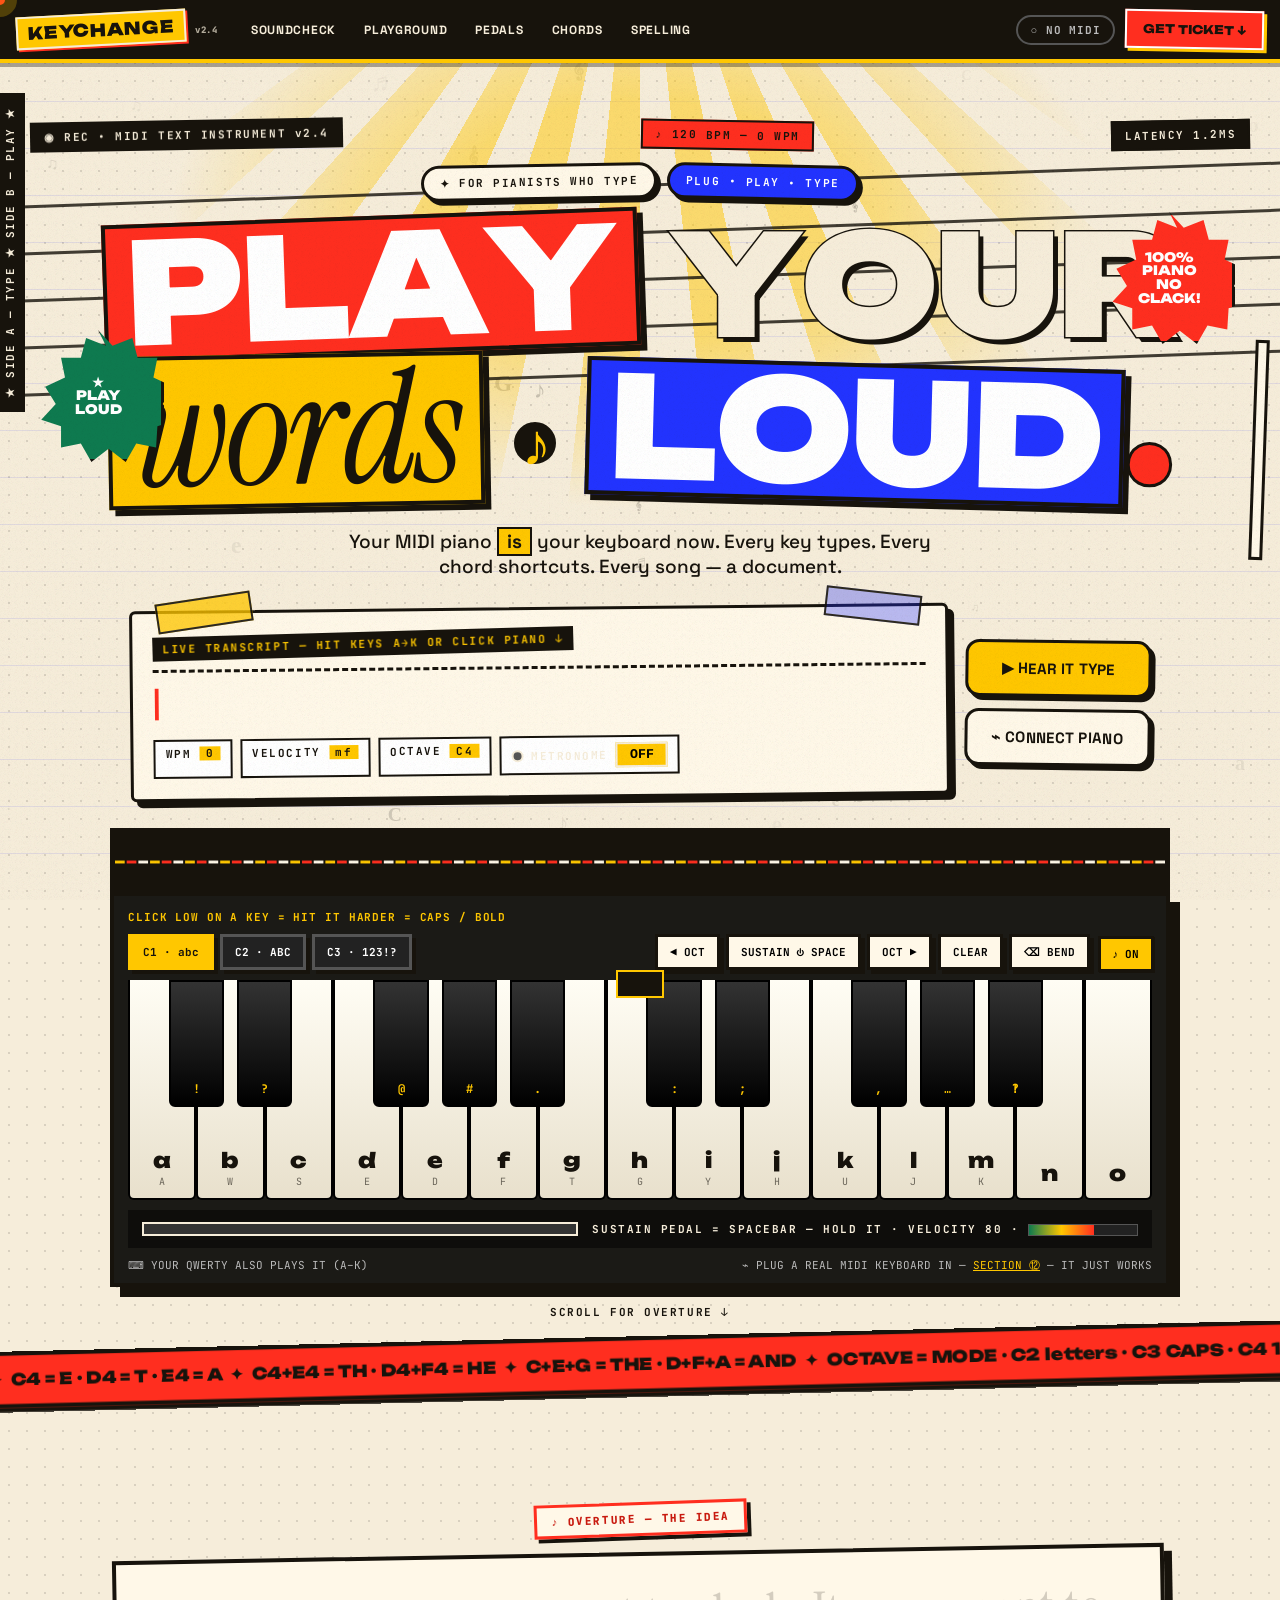
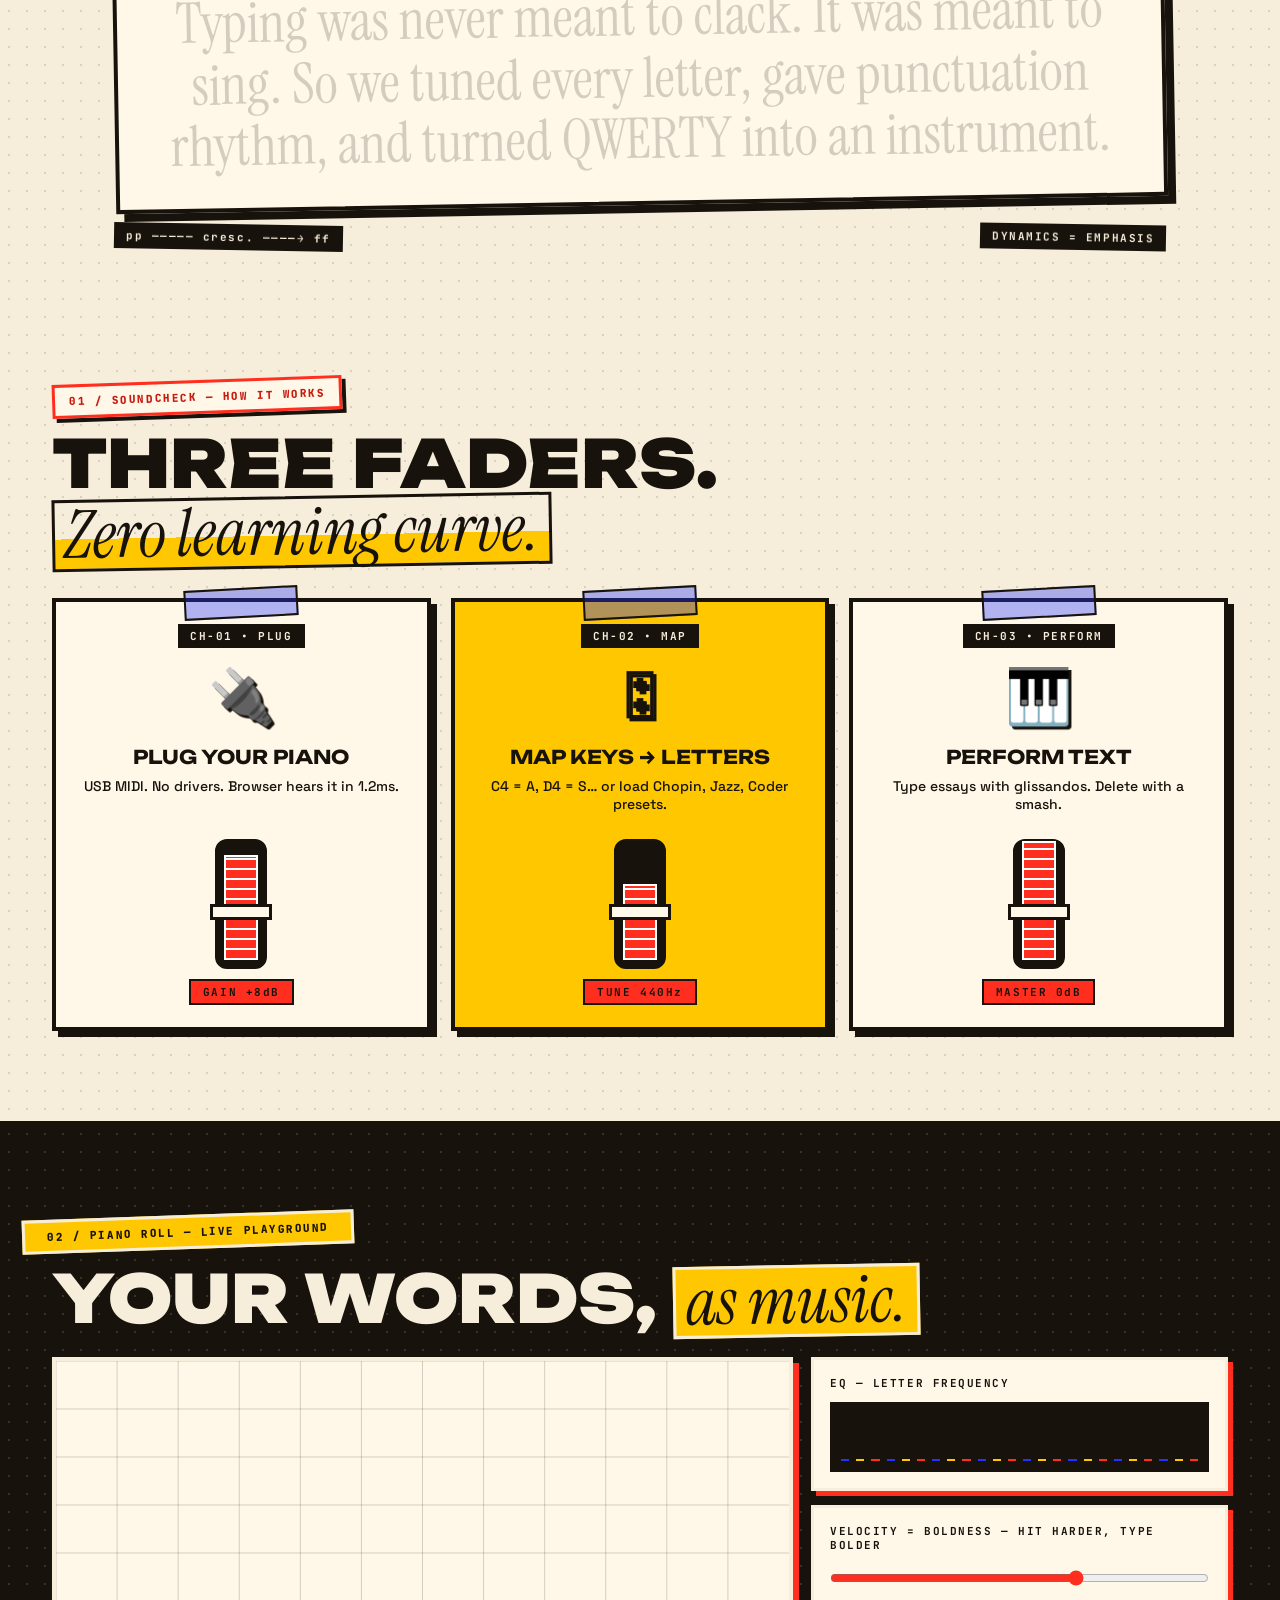
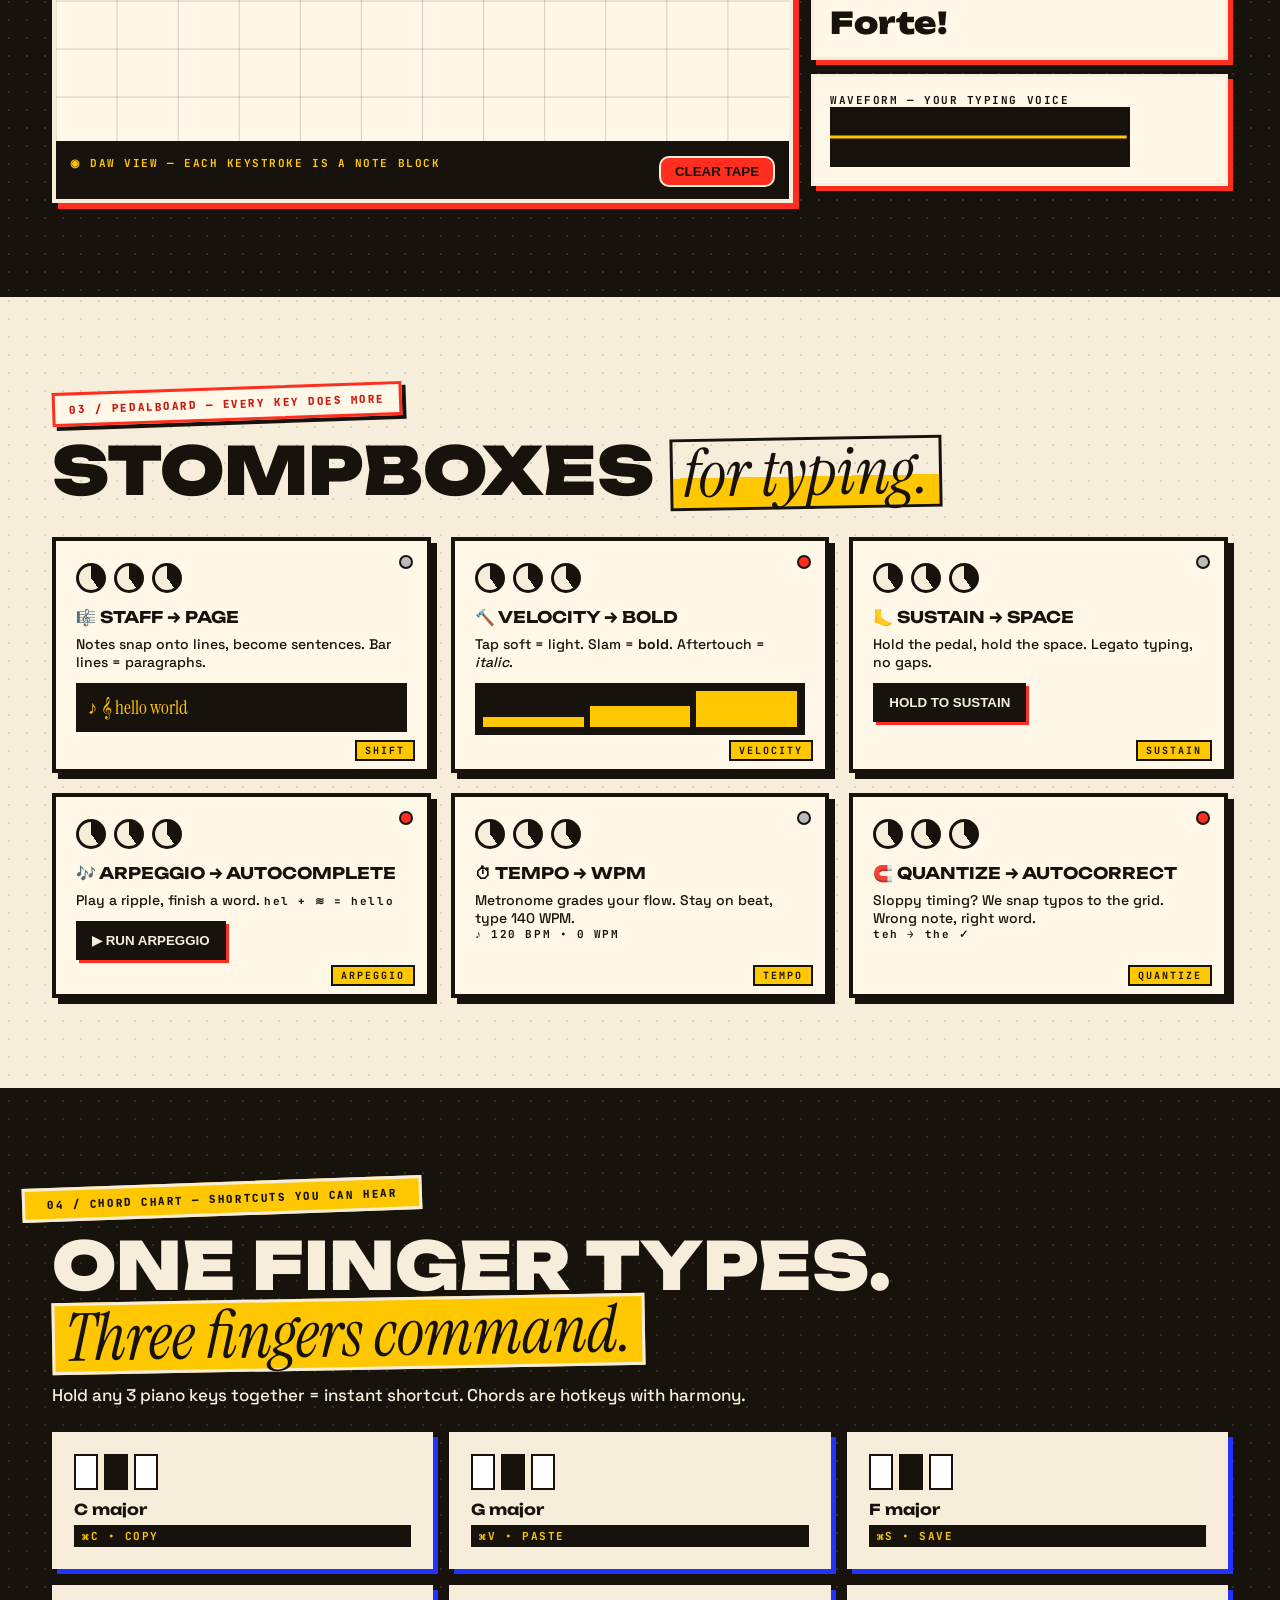
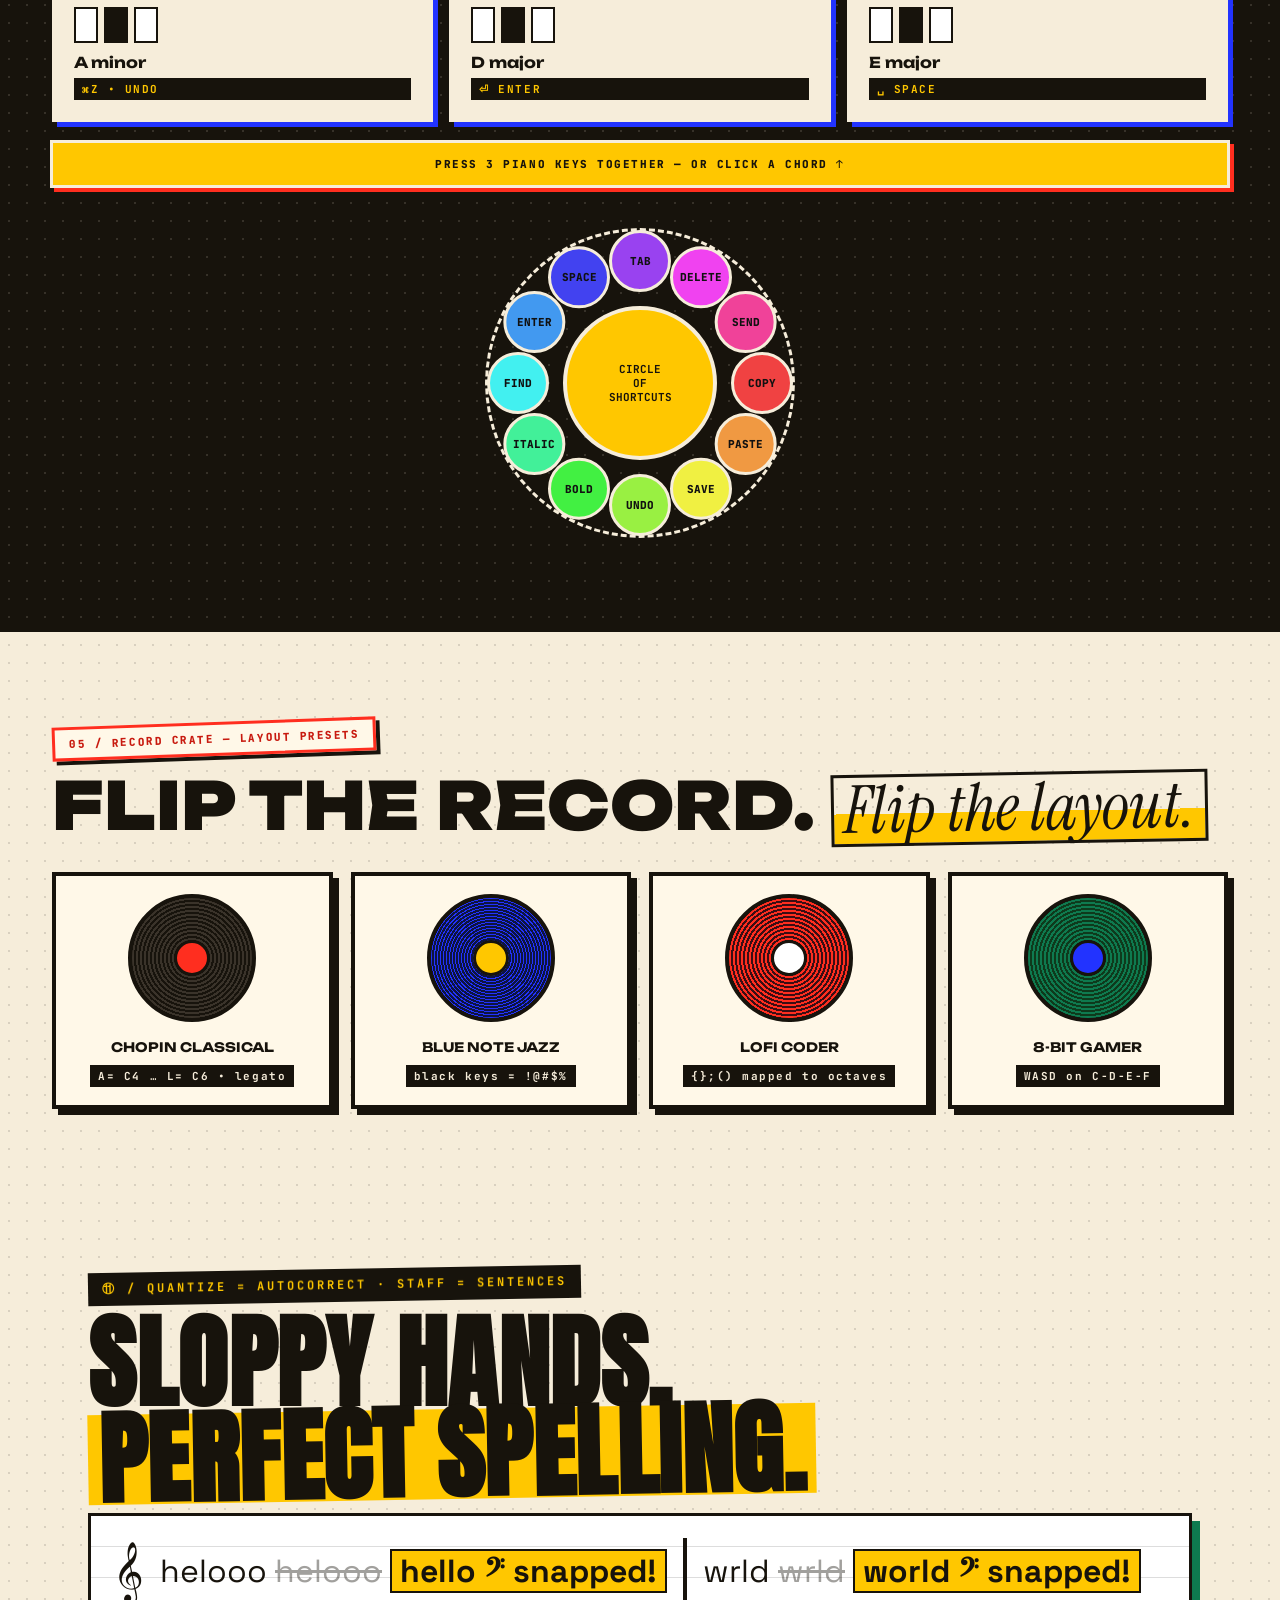
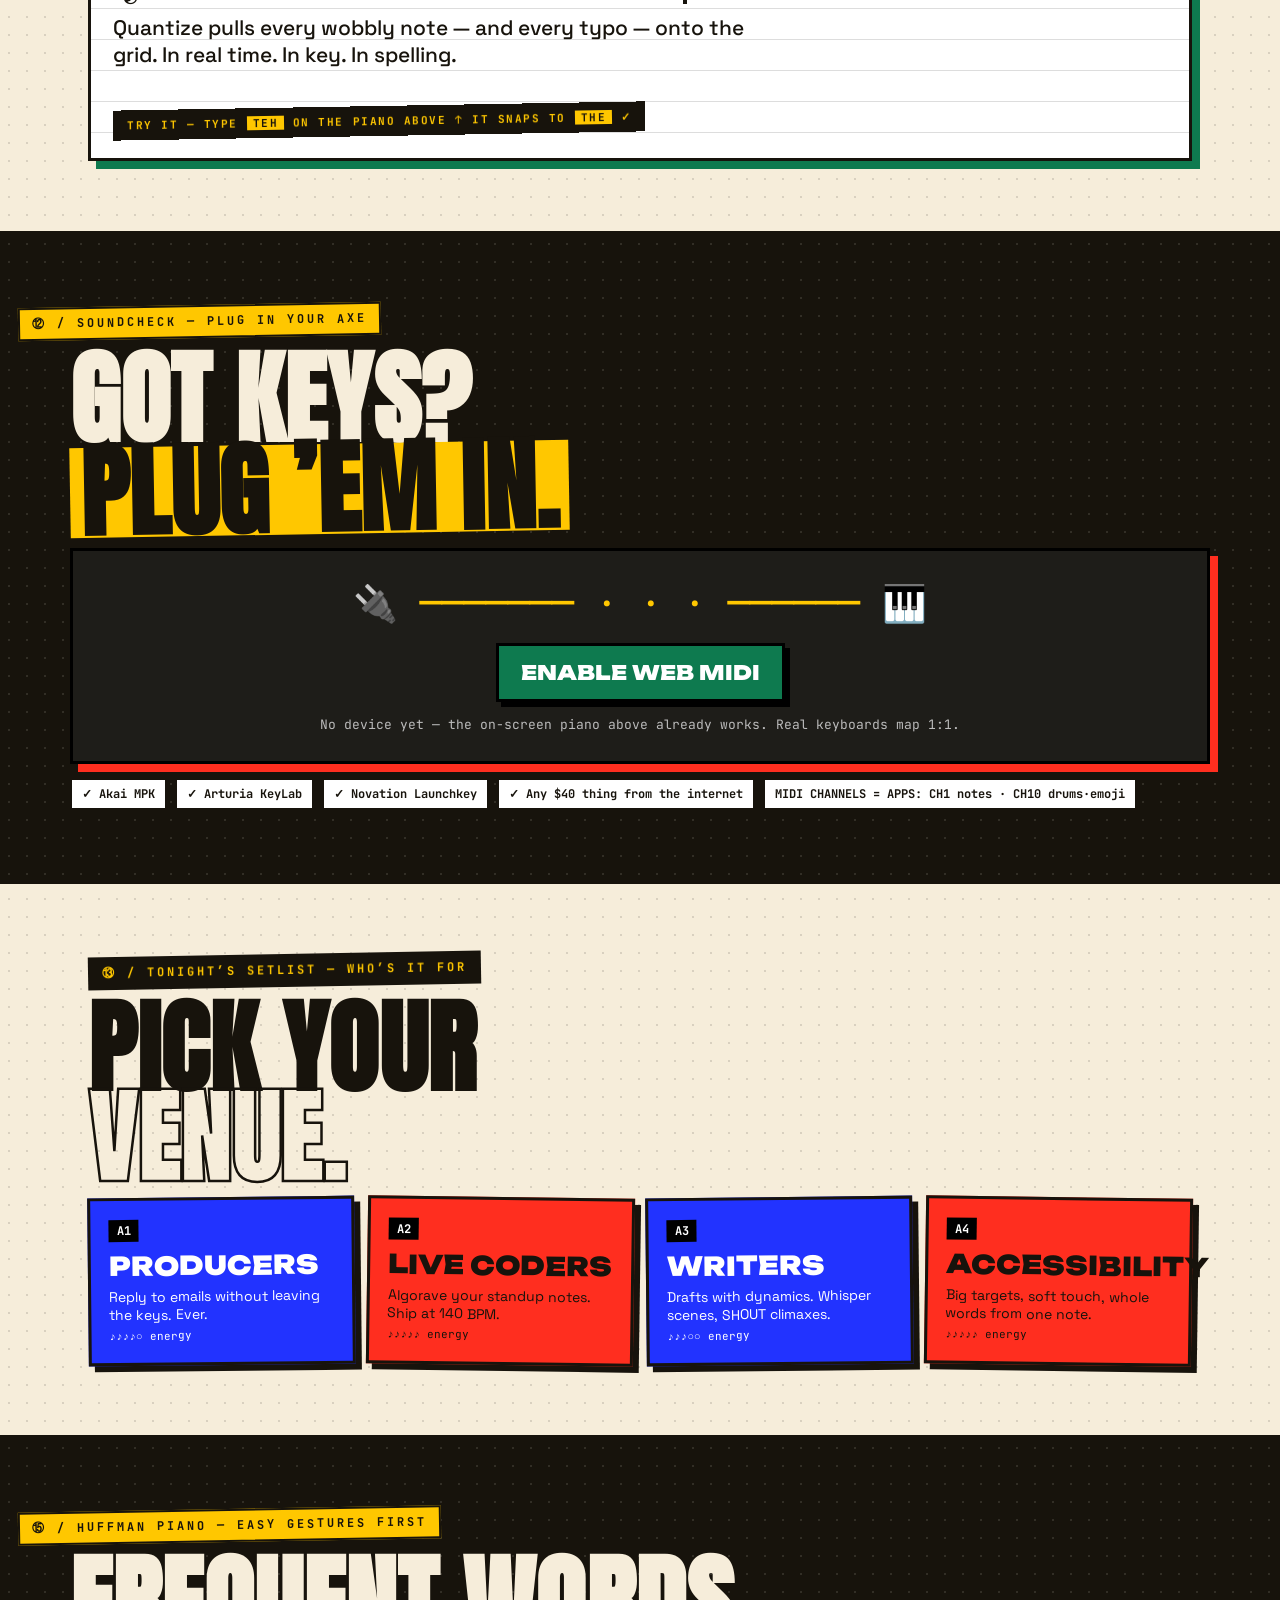
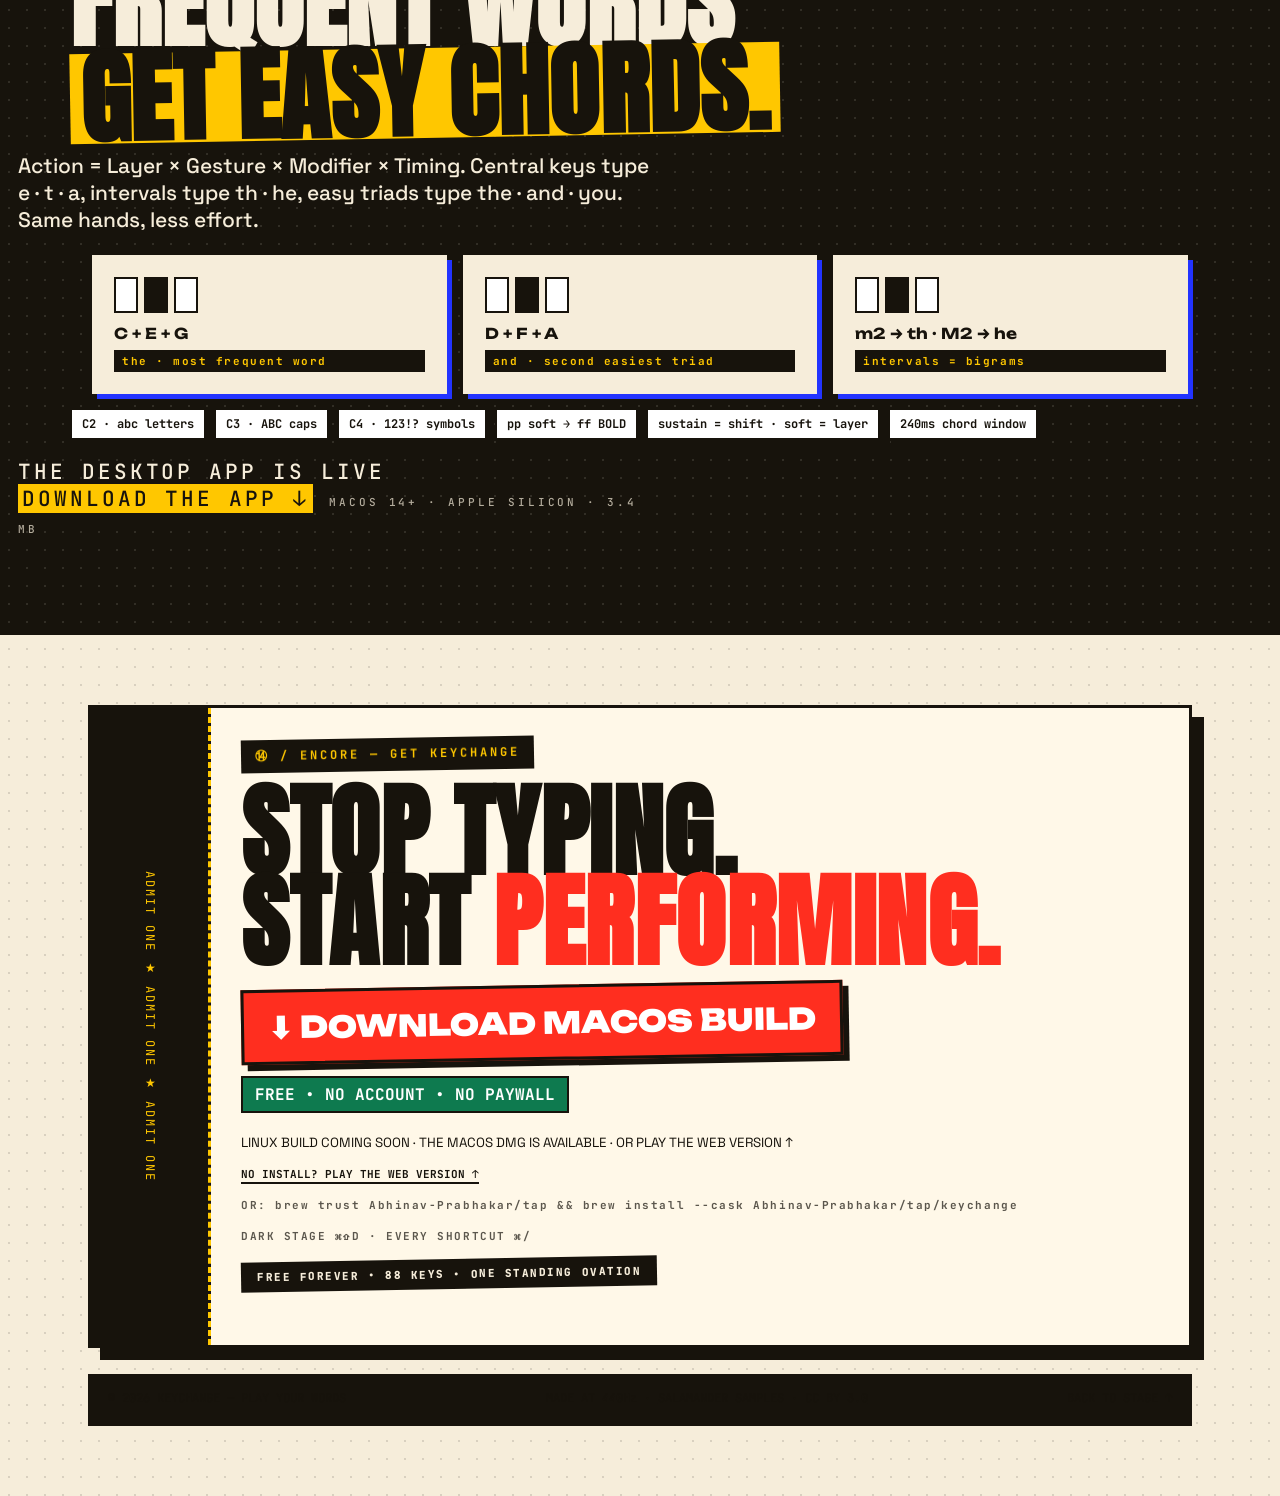
<file: index.html>
<!doctype html>
<html lang="en">
<head>
<meta charset="utf-8">
<meta name="viewport" content="width=device-width,initial-scale=1">
<title>KeyChange — Type With Your Piano</title>
<meta name="description" content="KeyChange turns any MIDI piano into a text instrument. Every key types, velocity sets bold, chords become shortcuts. Free forever. No account. No clack.">
<meta name="keywords" content="MIDI keyboard, piano typing, MIDI text input, alternative keyboard, music notation, velocity typing, KeyChange">
<meta name="author" content="Abhinav Prabhakar">
<meta name="robots" content="index, follow, max-image-preview:large">
<meta name="theme-color" content="#17130c">
<meta name="color-scheme" content="light">
<link rel="canonical" href="https://abhinav-prabhakar.github.io/KeyChange/">

<!-- Open Graph -->
<meta property="og:type" content="website">
<meta property="og:site_name" content="KeyChange">
<meta property="og:url" content="https://abhinav-prabhakar.github.io/KeyChange/">
<meta property="og:title" content="KeyChange — Type With Your Piano">
<meta property="og:description" content="Your MIDI piano is your keyboard now. Every key types. Every chord shortcuts. Every song — a document.">
<meta property="og:image" content="https://abhinav-prabhakar.github.io/KeyChange/assets/og.png">
<meta property="og:image:width" content="1200">
<meta property="og:image:height" content="630">
<meta property="og:image:type" content="image/png">
<meta property="og:image:alt" content="KeyChange — a cream risograph poster with a playable piano and the words PLAY YOUR words LOUD.">
<meta property="og:locale" content="en_US">

<!-- Twitter / X -->
<meta name="twitter:card" content="summary_large_image">
<meta name="twitter:title" content="KeyChange — Type With Your Piano">
<meta name="twitter:description" content="Your MIDI piano is your keyboard now. Every key types. Every chord shortcuts. Every song — a document.">
<meta name="twitter:image" content="https://abhinav-prabhakar.github.io/KeyChange/assets/og.png">
<meta name="twitter:image:alt" content="KeyChange landing page — playable piano, risograph colours, PLAY YOUR words LOUD.">

<!-- Icons & app -->
<link rel="icon" href="favicon.svg" type="image/svg+xml">
<link rel="icon" href="favicon.ico" sizes="any">
<link rel="icon" href="favicon-32.png" sizes="32x32" type="image/png">
<link rel="apple-touch-icon" href="apple-touch-icon.png">
<link rel="manifest" href="site.webmanifest">
<meta name="apple-mobile-web-app-title" content="KeyChange">
<meta name="application-name" content="KeyChange">
<meta name="apple-mobile-web-app-capable" content="yes">
<meta name="apple-mobile-web-app-status-bar-style" content="black-translucent">

<link rel="preconnect" href="https://fonts.googleapis.com">
<link rel="preconnect" href="https://fonts.gstatic.com" crossorigin>
<link href="https://fonts.googleapis.com/css2?family=Unbounded:wght@400;600;800;900&family=Anton&family=Archivo:wght@400;700;900&family=Instrument+Serif:ital@0;1&family=Space+Grotesk:wght@400;500;700&family=JetBrains+Mono:wght@400;700&family=Space+Mono:wght@400;700&display=swap" rel="stylesheet">
<link rel="stylesheet" href="style.css">
<script type="application/ld+json">
{
  "@context": "https://schema.org",
  "@graph": [
    {
      "@type": "WebSite",
      "@id": "https://abhinav-prabhakar.github.io/KeyChange/#website",
      "url": "https://abhinav-prabhakar.github.io/KeyChange/",
      "name": "KeyChange",
      "description": "A MIDI text instrument. Play your words loud.",
      "inLanguage": "en-US"
    },
    {
      "@type": "SoftwareApplication",
      "@id": "https://abhinav-prabhakar.github.io/KeyChange/#app",
      "name": "KeyChange",
      "url": "https://abhinav-prabhakar.github.io/KeyChange/",
      "description": "KeyChange turns any MIDI piano into a keyboard. Every key types a character, velocity controls boldness, chords fire shortcuts, and sustain holds your spaces.",
      "applicationCategory": "MusicApplication",
      "applicationSubCategory": "Text input",
      "operatingSystem": "macOS 14+ (Apple Silicon)",
      "isAccessibleForFree": true,
      "offers": { "@type": "Offer", "price": "0", "priceCurrency": "USD" },
      "screenshot": "https://abhinav-prabhakar.github.io/KeyChange/assets/og.png",
      "featureList": [
        "Type with any MIDI piano",
        "Velocity maps to bold and italic",
        "Three-note chords act as shortcuts",
        "Sustain pedal types spaces",
        "Staff view turns notes into sentences",
        "Quantize snaps typos to the grid"
      ],
      "sameAs": ["https://github.com/Abhinav-Prabhakar/KeyChange"]
    }
  ]
}
</script>
</head>
<body>
<div id="loader">
  <div class="loader-inner">
    <div class="loader-top">KEYCHANGE PRESENTS</div>
    <div class="loader-big"><span id="loaderWord">TUNING…</span></div>
    <div class="loader-bar"><span id="loaderFill"></span></div>
    <div class="loader-sub">A=440Hz · VELOCITY CHECK · PEDAL CHECK</div>
  </div>
</div>
<div class="cursor" id="cursor"></div><div class="cursor-ring" id="cursorRing"></div>
<canvas id="dust" aria-hidden="true"></canvas>
<div class="grain" aria-hidden="true"></div>
<div style="position:fixed;left:10px;top:45%;z-index:40;transform:rotate(-90deg);transform-origin:left center" class="mono hide-m"><span style="background:#17130c;color:#f6edda;padding:6px 12px;border:2px solid #17130c">★ SIDE A — TYPE ★ SIDE B — PLAY ★</span></div>

<header id="topbar">
  <a class="brand" href="#top"><span class="brand-box">KEYCHANGE</span><sup>v2.4</sup></a>
  <nav class="top-nav hide-m" aria-label="Sections"><a href="#how">Soundcheck</a><a href="#play">Playground</a><a href="#pedals">Pedals</a><a href="#chords">Chords</a><a href="#staff">Spelling</a></nav>
  <div class="top-right">
    <span id="midiDot" class="midi-dot">○ NO MIDI</span>
    <a href="#encore" class="btn-ticket">GET TICKET ↓</a>
  </div>
</header>

<main id="top">
<!-- HERO : the instrument IS the hero -->
<section class="hero">
  <div class="stage-light"></div>
  <div class="starburst s1"><span>100%<br>PIANO<br>NO CLACK!</span></div>
  <div class="starburst s2"><span>★<br>PLAY<br>LOUD</span></div>
  <div class="staff-bg" aria-hidden="true"><i></i><i></i><i></i><i></i><i></i></div>
  <div class="hero-top mono"><span>◉ REC • MIDI TEXT INSTRUMENT v2.4</span><span id="bpmTop">♪ 120 BPM — 0 WPM</span><span class="hide-m">LATENCY 1.2MS</span></div>

  <div class="hero-main">
    <div class="hero-eyebrow"><span class="pill">✦ FOR PIANISTS WHO TYPE</span><span class="pill ghost">PLUG • PLAY • TYPE</span></div>
    <h1 class="headline" id="headline">
      <span class="line l1"><em>PLAY</em> <span class="outlined">YOUR</span></span>
      <span class="line l2"><span class="italic serif">words</span> <span class="note-chip">♪</span> <em>LOUD</em><span class="dot">.</span></span>
    </h1>
    <p class="hero-sub">Your MIDI piano <b>is</b> your keyboard now. Every key types. Every chord shortcuts. Every song — a document.</p>

    <div class="hero-console">
      <div class="typed-wrap">
        <div class="typed-label mono">LIVE TRANSCRIPT — HIT KEYS A→K OR CLICK PIANO ↓</div>
        <div class="typed-line"><span id="typedOutput" class="typed-output"><span class="caret-blink">|</span></span></div>
        <div class="hero-meters mono"><span>WPM <b id="wpmVal">0</b></span><span>VELOCITY <b id="velVal">mf</b></span><span>OCTAVE <b id="octVal">C4</b></span><span class="metro"><i id="metroDot"></i> METRONOME <button id="metroBtn">OFF</button></span></div>
      </div>
      <div class="hero-actions"><button class="btn big" id="ctaHear">▶ HEAR IT TYPE</button><button class="btn ghost big" id="ctaConnect">⌁ CONNECT PIANO</button></div>
    </div>
  </div>

  <div class="piano-stage">
    <canvas id="wave"></canvas>
    <div class="piano-wrap kc-piano">
      <div class="piano-fall-hint">CLICK LOW ON A KEY = HIT IT HARDER = CAPS / <b>BOLD</b></div>
      <div class="piano-controls mono">
        <span class="oct-switch">
          <button data-oct="0" class="oct active">C1 · abc</button><button data-oct="1" class="oct">C2 · ABC</button><button data-oct="2" class="oct">C3 · 123!?</button>
        </span>
        <span class="piano-btns"><button id="octDown">◀ OCT</button><button id="susBtn">SUSTAIN ⏻ SPACE</button><button id="octUp">OCT ▶</button><button id="clearBtn">CLEAR</button><button id="backBtn">⌫ BEND</button><button id="soundBtn" class="on">♪ ON</button></span>
      </div>
      <div class="piano" id="piano" role="application" aria-label="Playable piano typer"></div>
      <div class="pedal-bar"><div class="pedal" id="pedalVis"></div><span class="mono">SUSTAIN PEDAL = SPACEBAR — HOLD IT · VELOCITY <b id="velNum2">80</b> · <span class="vel-track"><span id="velFill"></span></span></span></div>
      <div class="piano-foot"><span>⌨ YOUR QWERTY ALSO PLAYS IT (A–K)</span><span class="hide-m">⌁ PLUG A REAL MIDI KEYBOARD IN — <a href="#plug">SECTION ⑫</a> — IT JUST WORKS</span></div>
    </div>
  </div>
  <div class="scroll-hint mono">SCROLL FOR OVERTURE ↓</div>
</section>

<div class="ticker"><div class="ticker-track" id="tickerTrack"></div></div>

<!-- MANIFESTO crescendo text -->
<section class="manifesto reveal"><div class="kicker mono">♪ OVERTURE — THE IDEA</div><h2 id="maniText">Typing was never meant to clack. It was meant to sing. So we tuned every letter, gave punctuation rhythm, and turned QWERTY into an instrument.</h2><div class="mani-meta mono"><span>pp ————— cresc. ————→ ff</span><span>DYNAMICS = EMPHASIS</span></div></section>

<!-- HOW : mixer -->
<section class="panel" id="how"><div class="kicker mono">01 / SOUNDCHECK — HOW IT WORKS</div><h2 class="sec-title">Three faders.<br><span class="serif italic">Zero learning curve.</span></h2>
<div class="mixer">
  <div class="channel reveal"><div class="ch-top mono">CH-01 • PLUG</div><div class="ch-icon">🔌</div><h3>Plug your piano</h3><p>USB MIDI. No drivers. Browser hears it in 1.2ms.</p><div class="fader"><i style="--v:85%"></i></div><div class="mono ch-val">GAIN +8dB</div></div>
  <div class="channel reveal"><div class="ch-top mono">CH-02 • MAP</div><div class="ch-icon">🎛</div><h3>Map keys → letters</h3><p>C4 = A, D4 = S… or load Chopin, Jazz, Coder presets.</p><div class="fader"><i style="--v:62%"></i></div><div class="mono ch-val">TUNE 440Hz</div></div>
  <div class="channel reveal"><div class="ch-top mono">CH-03 • PERFORM</div><div class="ch-icon">🎹</div><h3>Perform text</h3><p>Type essays with glissandos. Delete with a smash.</p><div class="fader"><i style="--v:96%"></i></div><div class="mono ch-val">MASTER 0dB</div></div>
</div></section>

<!-- PLAYGROUND piano roll -->
<section class="panel dark" id="play"><div class="kicker mono">02 / PIANO ROLL — LIVE PLAYGROUND</div><h2 class="sec-title">Your words, <span class="serif italic">as music.</span></h2>
<div class="roll-grid">
  <div class="roll-main"><canvas id="roll"></canvas><div class="roll-overlay mono"><span>◉ DAW VIEW — EACH KEYSTROKE IS A NOTE BLOCK</span><span><button id="clearRoll">CLEAR TAPE</button></span></div></div>
  <aside class="roll-side">
    <div class="vu-card"><div class="mono">EQ — LETTER FREQUENCY</div><div class="eq" id="eq"></div></div>
    <div class="vu-card"><div class="mono">VELOCITY = BOLDNESS — HIT HARDER, TYPE BOLDER</div><input type="range" id="velSlider" aria-label="Velocity (boldness)" min="20" max="127" value="90"><div class="vel-demo" id="velDemo">Forte!</div></div>
    <div class="vu-card"><div class="mono">WAVEFORM — YOUR TYPING VOICE</div><canvas id="wave2" height="60"></canvas></div>
  </aside>
</div></section>

<!-- PEDALS -->
<section class="panel" id="pedals"><div class="kicker mono">03 / PEDALBOARD — EVERY KEY DOES MORE</div><h2 class="sec-title">Stompboxes <span class="serif italic">for typing.</span></h2>
<div class="pedals">
  <div class="pedalbox reveal"><span class="led"></span><div class="knobs"><i></i><i></i><i></i></div><h3>🎼 Staff → Page</h3><p>Notes snap onto lines, become sentences. Bar lines = paragraphs.</p><div class="mini-staff"><i></i><i></i><i></i>♪ 𝄞 hello world</div><span class="foot">SHIFT</span></div>
  <div class="pedalbox reveal"><span class="led on"></span><div class="knobs"><i></i><i></i><i></i></div><h3>🔨 Velocity → Bold</h3><p>Tap soft = light. Slam = <b>bold</b>. Aftertouch = <i>italic</i>.</p><div class="velbars"><i style="--h:30%"></i><i style="--h:60%"></i><i style="--h:100%"></i></div><span class="foot">VELOCITY</span></div>
  <div class="pedalbox reveal"><span class="led"></span><div class="knobs"><i></i><i></i><i></i></div><h3>🦶 Sustain → Space</h3><p>Hold the pedal, hold the space. Legato typing, no gaps.</p><button class="mini-btn" id="susDemo">HOLD TO SUSTAIN</button><span class="foot">SUSTAIN</span></div>
  <div class="pedalbox reveal"><span class="led on"></span><div class="knobs"><i></i><i></i><i></i></div><h3>🎶 Arpeggio → Autocomplete</h3><p>Play a ripple, finish a word. <span class="mono">hel + ≋ = hello</span></p><button class="mini-btn" id="arpDemo">▶ RUN ARPEGGIO</button><span class="foot">ARPEGGIO</span></div>
  <div class="pedalbox reveal"><span class="led"></span><div class="knobs"><i></i><i></i><i></i></div><h3>⏱ Tempo → WPM</h3><p>Metronome grades your flow. Stay on beat, type 140 WPM.</p><div class="mono" id="tempoRead">♪ 120 BPM • 0 WPM</div><span class="foot">TEMPO</span></div>
  <div class="pedalbox reveal"><span class="led on"></span><div class="knobs"><i></i><i></i><i></i></div><h3>🧲 Quantize → Autocorrect</h3><p>Sloppy timing? We snap typos to the grid. Wrong note, right word.</p><div class="mono">teh → the ✓</div><span class="foot">QUANTIZE</span></div>
</div></section>

<!-- CHORDS -->
<section class="panel dark" id="chords"><div class="kicker mono">04 / CHORD CHART — SHORTCUTS YOU CAN HEAR</div><h2 class="sec-title">One finger types.<br><span class="serif italic">Three fingers command.</span></h2>
<p class="lede">Hold any 3 piano keys together = instant shortcut. Chords are hotkeys with harmony.</p>
<div class="chord-grid">
  <button class="chord reveal" data-keys="C,E,G"><span class="chord-notes"><i></i><i></i><i></i></span><b>C major</b><span class="mono">⌘C • COPY</span></button>
  <button class="chord reveal" data-keys="G,B,D"><span class="chord-notes"><i></i><i></i><i></i></span><b>G major</b><span class="mono">⌘V • PASTE</span></button>
  <button class="chord reveal" data-keys="F,A,C"><span class="chord-notes"><i></i><i></i><i></i></span><b>F major</b><span class="mono">⌘S • SAVE</span></button>
  <button class="chord reveal" data-keys="A,C,E"><span class="chord-notes"><i></i><i></i><i></i></span><b>A minor</b><span class="mono">⌘Z • UNDO</span></button>
  <button class="chord reveal" data-keys="D,F#,A"><span class="chord-notes"><i></i><i></i><i></i></span><b>D major</b><span class="mono">⏎ ENTER</span></button>
  <button class="chord reveal" data-keys="E,G#,B"><span class="chord-notes"><i></i><i></i><i></i></span><b>E major</b><span class="mono">␣ SPACE</span></button>
</div>
<div class="toast mono" id="chordToast">PRESS 3 PIANO KEYS TOGETHER — OR CLICK A CHORD ↑</div>
<div class="wheel-wrap reveal"><div class="wheel" id="wheel"></div><div class="wheel-center">CIRCLE<br>OF<br><b>SHORTCUTS</b></div></div>
</section>

<!-- PRESETS vinyl -->
<section class="panel" id="presets"><div class="kicker mono">05 / RECORD CRATE — LAYOUT PRESETS</div><h2 class="sec-title">Flip the record. <span class="serif italic">Flip the layout.</span></h2>
<div class="crate">
  <div class="vinyl reveal"><div class="disc d1"><span></span></div><b>CHOPIN CLASSICAL</b><span class="mono">A= C4 … L= C6 • legato</span></div>
  <div class="vinyl reveal"><div class="disc d2"><span></span></div><b>BLUE NOTE JAZZ</b><span class="mono">black keys = !@#$%</span></div>
  <div class="vinyl reveal"><div class="disc d3"><span></span></div><b>LOFI CODER</b><span class="mono">{};() mapped to octaves</span></div>
  <div class="vinyl reveal"><div class="disc d4"><span></span></div><b>8-BIT GAMER</b><span class="mono">WASD on C-D-E-F</span></div>
</div></section>

<!-- ============ ⑪ / QUANTIZE = AUTOCORRECT · STAFF = SENTENCES ============ -->
<section id="staff" class="kc-section reveal">
  <div class="sec-label">⑪ / QUANTIZE = AUTOCORRECT · STAFF = SENTENCES</div>
  <h2 class="mega sm">SLOPPY HANDS,<br><span class="hl-y">PERFECT SPELLING.</span></h2>
  <div class="staff-demo">
    <div class="staff-row"><span class="clef">𝄞</span><span class="note-word">helooo <s>helooo</s> <b>hello 𝄢 snapped!</b></span><span class="barline"></span><span class="note-word">wrld <s>wrld</s> <b>world 𝄢 snapped!</b></span></div>
    <p class="lede">Quantize pulls every wobbly note — and every typo — onto the grid. In real time. In key. In spelling.</p>
    <div class="staff-try mono">TRY IT — TYPE <b>TEH</b> ON THE PIANO ABOVE ↑ IT SNAPS TO <b>THE</b> ✓</div>
  </div>
</section>

<!-- ============ ⑫ / PLUG IN YOUR AXE ============ -->
<section id="plug" class="kc-section dark reveal">
  <div class="sec-label light">⑫ / SOUNDCHECK — PLUG IN YOUR AXE</div>
  <h2 class="mega sm light">GOT KEYS?<br><span class="hl-y">PLUG ’EM IN.</span></h2>
  <div class="plug-box">
    <div class="cable">🔌 ─────── <span id="cablePulse">· · ·</span> ────── 🎹</div>
    <button id="midiBtn">ENABLE WEB MIDI</button>
    <p id="midiStatus">No device yet — the on-screen piano above already works. Real keyboards map 1:1.</p>
  </div>
  <div class="chip-row"><span class="chip">✓ Akai MPK</span><span class="chip">✓ Arturia KeyLab</span><span class="chip">✓ Novation Launchkey</span><span class="chip">✓ Any $40 thing from the internet</span><span class="chip">MIDI CHANNELS = APPS: CH1 notes · CH10 drums·emoji</span></div>
</section>

<!-- ============ ⑬ / TONIGHT'S SETLIST ============ -->
<section id="setlist" class="kc-section reveal">
  <div class="sec-label">⑬ / TONIGHT’S SETLIST — WHO’S IT FOR</div>
  <h2 class="mega sm">PICK YOUR<br><span class="stroke">VENUE.</span></h2>
  <div class="set-grid">
    <div class="set-card"><b>A1</b><h3>PRODUCERS</h3><p>Reply to emails without leaving the keys. Ever.</p><span>♪♪♪♪○ energy</span></div>
    <div class="set-card"><b>A2</b><h3>LIVE CODERS</h3><p>Algorave your standup notes. Ship at 140 BPM.</p><span>♪♪♪♪♪ energy</span></div>
    <div class="set-card"><b>A3</b><h3>WRITERS</h3><p>Drafts with dynamics. Whisper scenes, SHOUT climaxes.</p><span>♪♪♪○○ energy</span></div>
    <div class="set-card"><b>A4</b><h3>ACCESSIBILITY</h3><p>Big targets, soft touch, whole words from one note.</p><span>♪♪♪♪♪ energy</span></div>
  </div>
</section>

<!-- ============ ⑮ / HUFFMAN PIANO — EASY GESTURES FIRST ============ -->
<section id="huffman" class="kc-section dark reveal">
  <div class="sec-label light">⑮ / HUFFMAN PIANO — EASY GESTURES FIRST</div>
  <h2 class="mega sm light">FREQUENT WORDS<br><span class="hl-y">GET EASY CHORDS.</span></h2>
  <p class="lede">Action = Layer × Gesture × Modifier × Timing. Central keys type e · t · a, intervals type th · he, easy triads type the · and · you. Same hands, less effort.</p>
  <div class="chord-grid">
    <div class="chord reveal"><span class="chord-notes"><i></i><i></i><i></i></span><b>C + E + G</b><span class="mono">the · most frequent word</span></div>
    <div class="chord reveal"><span class="chord-notes"><i></i><i></i><i></i></span><b>D + F + A</b><span class="mono">and · second easiest triad</span></div>
    <div class="chord reveal"><span class="chord-notes"><i></i><i></i><i></i></span><b>m2 → th · M2 → he</b><span class="mono">intervals = bigrams</span></div>
  </div>
  <div class="chip-row"><span class="chip">C2 · abc letters</span><span class="chip">C3 · ABC caps</span><span class="chip">C4 · 123!? symbols</span><span class="chip">pp soft → ff BOLD</span><span class="chip">sustain = shift · soft = layer</span><span class="chip">240ms chord window</span></div>
  <p class="lede mono" style="margin-top:18px">THE DESKTOP APP IS LIVE<br><a class="inline-cta" href="https://github.com/Abhinav-Prabhakar/KeyChange/releases/latest">DOWNLOAD THE APP ↓</a> <span class="fine">MACOS 14+ · APPLE SILICON · 3.4 MB</span></p>
</section>

<!-- ============ ⑭ / ENCORE ============ -->
<section id="encore" class="kc-section reveal">
  <div class="ticket" id="ticket">
    <div class="ticket-stub">ADMIT ONE ★ ADMIT ONE ★ ADMIT ONE</div>
    <div class="ticket-main">
      <div class="sec-label">⑭ / ENCORE — GET KEYCHANGE</div>
      <h2 class="mega sm">STOP TYPING.<br>START <span class="hl-r">PERFORMING.</span></h2>
      <div class="cta-row">
        <a class="btn-big" href="https://github.com/Abhinav-Prabhakar/KeyChange/releases/latest" id="dlBtn" target="_blank" rel="noopener">⬇ DOWNLOAD FOR MACOS</a>
        <span class="free-tag">FREE • NO ACCOUNT • NO PAYWALL</span>
      </div>
      <small id="dlNote">MACOS 14+ · APPLE SILICON · 3.4 MB · NO ACCOUNT · MIDI IN · QWERTY FALLBACK · FREE FOREVER</small>
      <div class="alt-row"><a class="alt-link" id="webLink" href="#top">NO INSTALL? PLAY THE WEB VERSION ↑</a></div>
      <div class="alt-row"><span class="mono fine">OR: brew trust Abhinav-Prabhakar/tap &amp;&amp; brew install --cask Abhinav-Prabhakar/tap/keychange</span></div>
      <div class="alt-row"><span class="mono fine">DARK STAGE ⌘⇧D · EVERY SHORTCUT ⌘/</span></div>
      <div class="mono fin-note" style="margin-top:14px">FREE FOREVER • 88 KEYS • ONE STANDING OVATION</div>
      <div class="confetti" id="confetti"></div>
    </div>
  </div>
  <footer class="kc-footer">
    <span>© 2026 KEYCHANGE — PLAY YOUR WORDS</span>
    <span class="hide-m">MADE AT 440Hz · <a href="https://archive.org/details/SalamanderGrandPianoV3" target="_blank" rel="noopener">SALAMANDER SAMPLES · CC BY 3.0</a></span>
    <a href="#top">BACK TO STAGE ↑</a>
  </footer>
</section>
</main>

<div id="toast"></div>
<div class="pitch-progress" id="pitchProgress"></div>
<script src="app.js"></script>
</body>
</html>
</file>
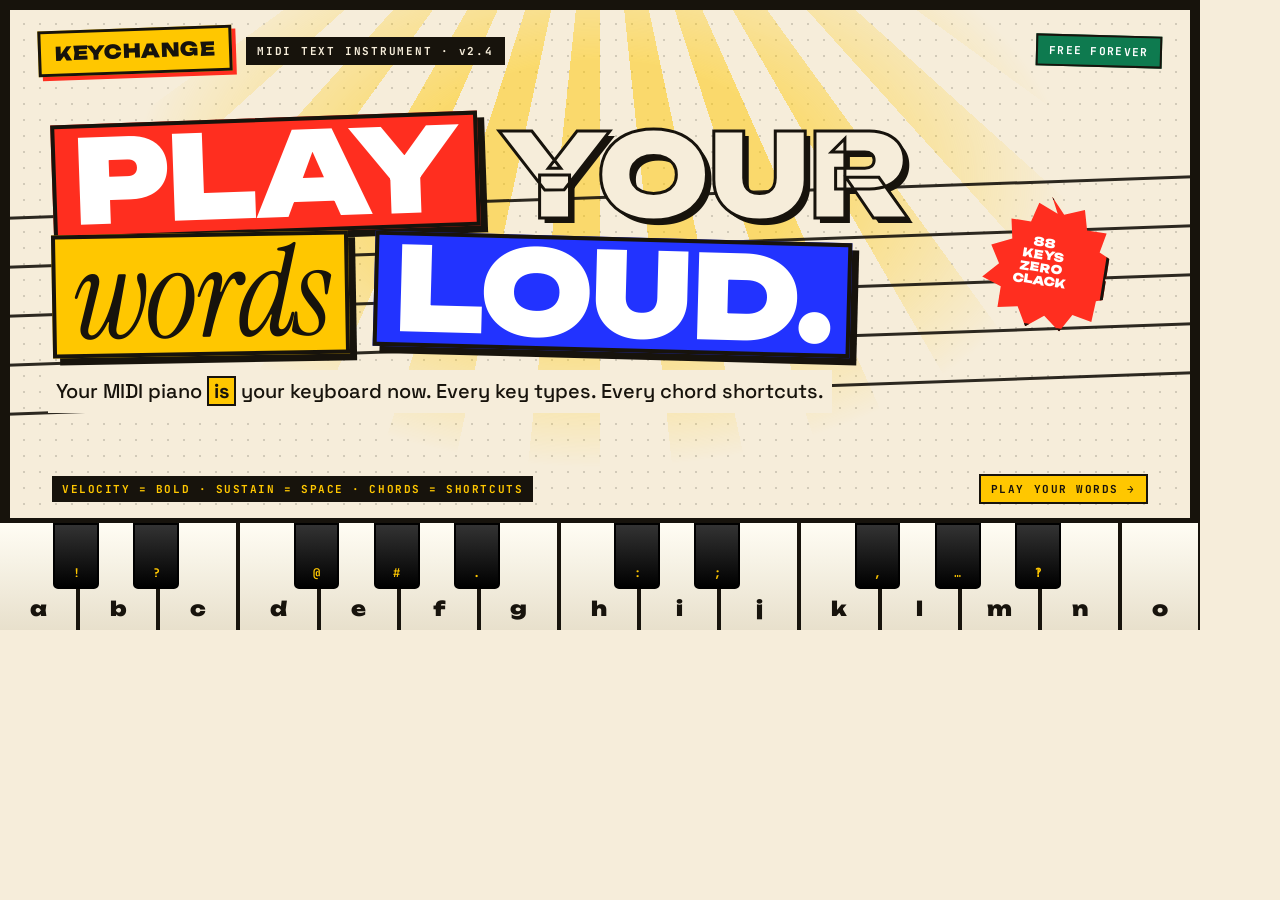
<file: assets/og-card.html>
<!doctype html>
<html lang="en">
<head>
<meta charset="utf-8">
<title>KeyChange — Open Graph card</title>
<link rel="preconnect" href="https://fonts.googleapis.com">
<link rel="preconnect" href="https://fonts.gstatic.com" crossorigin>
<link href="https://fonts.googleapis.com/css2?family=Unbounded:wght@800;900&family=Instrument+Serif:ital@0;1&family=JetBrains+Mono:wght@700&family=Space+Grotesk:wght@500;700&display=swap" rel="stylesheet">
<style>
  *{margin:0;padding:0;box-sizing:border-box}
  :root{--paper:#f6edda;--card:#fff8e8;--ink:#17130c;--red:#ff2e1f;--blue:#2233ff;--yellow:#ffc700;--green:#0e7a4f}
  html,body{width:1200px;height:630px;overflow:hidden}
  body{background:var(--paper);color:var(--ink);font-family:"Space Grotesk",sans-serif;cursor:none}
  .card{position:relative;width:1200px;height:630px;overflow:hidden;
    background-image:radial-gradient(rgba(23,19,12,.16) 1.2px,transparent 1.4px);background-size:16px 16px}
  .card::after{content:"";position:absolute;inset:0;pointer-events:none;border:10px solid var(--ink)}
  .staff{position:absolute;left:-3%;right:-3%;top:150px;transform:rotate(-2deg);opacity:.9}
  .staff i{display:block;height:3px;background:var(--ink);margin:46px 0}
  .rays{position:absolute;top:-220px;left:50%;transform:translateX(-50%);width:1300px;height:800px;opacity:.5;
    background:repeating-conic-gradient(from 0deg at 50% 0%,var(--yellow) 0 6deg,transparent 6deg 12deg);
    -webkit-mask-image:radial-gradient(closest-side,#000 30%,transparent 72%);
    mask-image:radial-gradient(closest-side,#000 30%,transparent 72%)}
  .top{position:absolute;top:28px;left:38px;right:38px;display:flex;align-items:center;gap:14px;z-index:3}
  .brand{font-family:Unbounded;font-weight:900;font-size:19px;letter-spacing:.03em;background:var(--yellow);border:3px solid var(--ink);box-shadow:4px 4px 0 var(--red);padding:8px 14px;transform:rotate(-2deg)}
  .tag{font-family:"JetBrains Mono";font-size:11px;font-weight:700;letter-spacing:.16em;background:var(--ink);color:var(--paper);padding:7px 11px}
  .free{margin-left:auto;font-family:"JetBrains Mono";font-size:11px;font-weight:700;letter-spacing:.12em;background:var(--green);color:#fff;border:2px solid var(--ink);padding:7px 11px;transform:rotate(1.5deg)}
  .mid{position:absolute;left:52px;top:118px;z-index:3}
  h1{font-family:Unbounded;font-weight:900;font-size:116px;line-height:.92;letter-spacing:-.02em;text-transform:uppercase}
  h1 .line{display:block;white-space:nowrap}
  h1 em{font-style:normal;display:inline-block;background:var(--red);color:#fff;border:4px solid var(--ink);box-shadow:7px 7px 0 var(--ink);padding:0 16px;transform:rotate(-2deg)}
  h1 .out{color:var(--paper);-webkit-text-stroke:3px var(--ink);text-shadow:5px 5px 0 var(--ink)}
  h1 .serif{font-family:"Instrument Serif";font-style:italic;font-weight:400;text-transform:none;background:var(--yellow);border:4px solid var(--ink);box-shadow:7px 7px 0 var(--ink);padding:0 16px;display:inline-block;font-size:1.08em;transform:rotate(-1deg)}
  h1 .blue{background:var(--blue);transform:rotate(1.5deg)}
  .sub{margin-top:22px;margin-left:4px;font-size:20px;font-weight:500;max-width:820px;line-height:1.35;background:var(--paper);box-shadow:0 0 0 8px var(--paper);display:inline-block;position:relative;z-index:4}
  .sub b{background:var(--yellow);border:2px solid var(--ink);padding:0 5px}
  .star{position:absolute;right:92px;top:196px;width:132px;height:132px;background:var(--red);border:3px solid var(--ink);color:#fff;display:flex;align-items:center;justify-content:center;text-align:center;padding:20px;transform:rotate(9deg);z-index:4;
    clip-path:polygon(50% 0%,61% 12%,76% 6%,80% 21%,95% 21%,92% 36%,107% 43%,99% 56%,110% 68%,95% 73%,94% 89%,79% 86%,71% 100%,58% 90%,45% 100%,37% 86%,22% 89%,22% 73%,7% 68%,18% 56%,10% 43%,25% 36%,22% 21%,37% 21%,41% 6%,56% 12%);}
  .star span{font-family:Unbounded;font-weight:900;font-size:12px;line-height:1.05}
  .keys{position:absolute;left:0;right:0;bottom:0;height:112px;display:flex;background:#1b1a16;border-top:5px solid var(--ink);z-index:2;padding:0 0}
  .key{flex:1;background:linear-gradient(#fffdf4,#e8e0cc);border-left:2px solid var(--ink);border-right:2px solid var(--ink);border-bottom:none;position:relative;display:flex;align-items:flex-end;justify-content:center;padding-bottom:9px;font-family:Unbounded;font-weight:900;font-size:20px;color:var(--ink)}
  .key:first-child{border-left:none}
  .key .b{position:absolute;top:0;right:-30%;width:60%;height:62%;background:linear-gradient(#333,#000);border:2px solid #000;border-radius:0 0 5px 5px;z-index:2;color:var(--yellow);font-family:"JetBrains Mono";font-weight:700;font-size:12px;display:flex;align-items:flex-end;justify-content:center;padding-bottom:6px}
  .keys{overflow:hidden}
  .key:last-child .b{display:none}
  .foot{position:absolute;bottom:126px;left:52px;right:52px;display:flex;justify-content:space-between;align-items:center;font-family:"JetBrains Mono";font-size:11px;font-weight:700;letter-spacing:.14em;z-index:3}
  .foot span{background:var(--ink);color:var(--yellow);padding:6px 10px}
  .foot span:last-child{background:var(--yellow);color:var(--ink);border:2px solid var(--ink)}
</style>
</head>
<body>
<div class="card">
  <div class="rays"></div>
  <div class="staff"><i></i><i></i><i></i><i></i><i></i></div>

  <div class="top">
    <span class="brand">KEYCHANGE</span>
    <span class="tag">MIDI TEXT INSTRUMENT · v2.4</span>
    <span class="free">FREE FOREVER</span>
  </div>

  <div class="mid">
    <h1>
      <span class="line"><em>PLAY</em> <span class="out">YOUR</span></span>
      <span class="line"><span class="serif">words</span> <em class="blue">LOUD.</em></span>
    </h1>
    <p class="sub">Your MIDI piano <b>is</b> your keyboard now. Every key types. Every chord shortcuts.</p>
  </div>

  <div class="star"><span>88<br>KEYS<br>ZERO<br>CLACK</span></div>

  <div class="foot">
    <span>VELOCITY = BOLD · SUSTAIN = SPACE · CHORDS = SHORTCUTS</span>
    <span>PLAY YOUR WORDS →</span>
  </div>

  <div class="keys" aria-hidden="true">
    <div class="key"><span class="b">!</span>a</div>
    <div class="key"><span class="b">?</span>b</div>
    <div class="key">c</div>
    <div class="key"><span class="b">@</span>d</div>
    <div class="key"><span class="b">#</span>e</div>
    <div class="key"><span class="b">.</span>f</div>
    <div class="key">g</div>
    <div class="key"><span class="b">:</span>h</div>
    <div class="key"><span class="b">;</span>i</div>
    <div class="key">j</div>
    <div class="key"><span class="b">,</span>k</div>
    <div class="key"><span class="b">…</span>l</div>
    <div class="key"><span class="b">‽</span>m</div>
    <div class="key">n</div>
    <div class="key">o</div>
  </div>
</div>
</body>
</html>
</file>
<file: style.css>
/* KEYCHANGE v2 — RISOGRAPH GIG-ZINE on cream paper. Loud, inky, tactile. */
*{margin:0;padding:0;box-sizing:border-box}
:root{
  --paper:#f6edda; --paper2:#eee0bf; --card:#fff8e8;
  --ink:#17130c; --red:#ff2e1f; --red-deep:#c81a0f; --blue:#2233ff; --yellow:#ffc700; --green:#0e7a4f;
  --line:var(--ink);
  --shadow:6px 6px 0 var(--ink);
  --shadow-sm:4px 4px 0 var(--ink);
}
html{scroll-behavior:smooth}
body{background:var(--paper);color:var(--ink);font-family:"Space Grotesk",system-ui,sans-serif;overflow-x:hidden;cursor:none;
  background-image:radial-gradient(rgba(23,19,12,.13) 1.2px, transparent 1.4px);background-size:18px 18px;}
body::before{content:"";position:fixed;inset:0;pointer-events:none;z-index:0;
  background:repeating-linear-gradient(0deg,transparent 0 46px,rgba(34,51,255,.10) 46px 47px);}
.mono{font-family:"JetBrains Mono",monospace;font-size:11px;letter-spacing:.14em;font-weight:700}
.serif{font-family:"Instrument Serif",serif}.italic{font-style:italic}
a{color:inherit}
#dust{position:fixed;inset:0;z-index:1;pointer-events:none;opacity:.55}
.grain{position:fixed;inset:0;z-index:60;pointer-events:none;opacity:.16;mix-blend-mode:multiply;
  background-image:url("data:image/svg+xml,%3Csvg xmlns='http://www.w3.org/2000/svg' width='160' height='160'%3E%3Cfilter id='n'%3E%3CfeTurbulence baseFrequency='.85'/%3E%3C/filter%3E%3Crect width='160' height='160' filter='url(%23n)' opacity='.55'/%3E%3C/svg%3E")}
.cursor{position:fixed;width:14px;height:14px;background:var(--red);border:2px solid var(--ink);border-radius:50%;z-index:99;pointer-events:none;transform:translate(-50%,-50%)}
.cursor-ring{position:fixed;width:38px;height:38px;border:2.5px solid var(--ink);border-radius:50%;z-index:99;pointer-events:none;transform:translate(-50%,-50%);background:rgba(255,199,0,.25)}
#loader{position:fixed;inset:0;background:var(--ink);color:var(--paper);z-index:200;display:flex;align-items:center;justify-content:center;transition:opacity .5s,visibility .5s}
#loader.done{opacity:0;visibility:hidden}
.loader-inner{text-align:center;width:min(560px,90vw)}
.loader-top{font-family:"JetBrains Mono",monospace;font-size:12px;letter-spacing:4px;color:var(--yellow);font-weight:700}
.loader-big{font-family:Anton,Unbounded,sans-serif;font-size:clamp(60px,12vw,130px);line-height:.95;margin:10px 0;text-transform:uppercase;white-space:nowrap;display:flex;align-items:center;justify-content:center}
.loader-big span{display:block;transform-origin:center center;will-change:transform}
.loader-bar{height:14px;border:2px solid var(--paper);margin:18px 0}
.loader-bar span{display:block;height:100%;width:0;background:var(--yellow)}
.loader-sub{font-family:"JetBrains Mono",monospace;font-size:11px;letter-spacing:2px;opacity:.7}
/* NAVBAR — ink gig-bar for KeyChange */
#topbar{position:fixed;top:0;left:0;right:0;z-index:80;display:flex;align-items:center;gap:14px;padding:10px 16px;background:var(--ink);color:var(--paper);border-bottom:4px solid var(--yellow);box-shadow:0 4px 0 rgba(23,19,12,.35)}
.brand{font-family:Unbounded;font-weight:900;font-size:17px;letter-spacing:.04em;display:flex;align-items:center;gap:9px;text-decoration:none;color:var(--paper);white-space:nowrap}
.brand-box{background:var(--yellow);color:var(--ink);padding:4px 10px;transform:rotate(-3deg);border:2px solid var(--paper);box-shadow:2px 2px 0 var(--red)}
.brand sup{font-family:"JetBrains Mono";font-size:9px;opacity:.7}
@media(max-width:560px){.brand{font-size:14px;gap:7px}.brand-box{padding:3px 7px}.brand sup{display:none}}
.top-nav{display:flex;gap:2px;margin-left:6px}
.top-nav a{text-decoration:none;font-size:12px;font-weight:700;padding:7px 11px;text-transform:uppercase;letter-spacing:.06em;color:var(--paper);border:2px solid transparent;border-radius:99px}
.top-nav a:hover{background:var(--yellow);color:var(--ink);border-color:var(--yellow)}
.top-right{margin-left:auto;display:flex;align-items:center;gap:10px}
.midi-dot{font-family:"JetBrains Mono";font-size:11px;font-weight:700;letter-spacing:.08em;border:2px solid #555;color:#bbb;padding:6px 12px;border-radius:99px;white-space:nowrap}
.midi-dot.live{color:var(--green);border-color:var(--green)}
.btn-ticket{background:var(--red);color:var(--ink);font-family:Unbounded;font-weight:800;font-size:12px;padding:10px 16px;text-decoration:none;border:2px solid #fff;box-shadow:3px 3px 0 var(--yellow);transform:rotate(1deg);white-space:nowrap}
.btn-ticket:hover{transform:rotate(-1deg) scale(1.05);background:var(--blue);color:#fff}
/* legacy .nav kept for compat (unused) */
.nav{display:none}
@keyframes blink{50%{opacity:.35}}
.btn{background:var(--yellow);color:var(--ink);border:3px solid var(--ink);border-radius:14px;box-shadow:var(--shadow-sm);padding:11px 20px;font-weight:900;font-family:"Space Grotesk";text-decoration:none;display:inline-block;transition:.15s;cursor:none;text-transform:uppercase;letter-spacing:.02em}
.btn:hover{transform:translate(-2px,-2px) rotate(-1deg);box-shadow:7px 7px 0 var(--ink);background:var(--red);color:#fff}
.btn:active{transform:translate(2px,2px);box-shadow:1px 1px 0 var(--ink)}
.btn.small{padding:8px 14px;font-size:12px;background:var(--ink);color:var(--paper)}.btn.small:hover{background:var(--blue)}
.btn.big{padding:16px 24px;font-size:15px}
.btn.ghost{background:var(--card)}
.btn.giant{font-family:Unbounded;font-weight:900;font-size:clamp(18px,3vw,30px);padding:22px 50px;background:var(--red);color:#fff;border-radius:20px;transform:rotate(-1.5deg)}
.btn.giant:hover{background:var(--blue)}
/* HERO */
.hero{position:relative;padding:120px 18px 0;overflow:hidden;z-index:2}
.stage-light{position:absolute;top:-180px;left:50%;transform:translateX(-50%);width:1300px;height:800px;pointer-events:none;opacity:.5;
  background:repeating-conic-gradient(from 0deg at 50% 0%,var(--yellow) 0 6deg,transparent 6deg 12deg);
  mask-image:radial-gradient(closest-side,#000 30%,transparent 72%);-webkit-mask-image:radial-gradient(closest-side,#000 30%,transparent 72%)}
.staff-bg{position:absolute;top:140px;left:-2%;right:-2%;transform:rotate(-2deg);opacity:.9;pointer-events:none}
.staff-bg i{display:block;height:3px;background:var(--ink);margin:44px 0;opacity:.9}
.hero-top{display:flex;justify-content:space-between;gap:10px;max-width:1220px;margin:0 auto 14px;position:relative;z-index:2}
.hero-top span{background:var(--ink);color:var(--paper);padding:6px 12px;border:2px solid var(--ink);transform:rotate(-1deg)}
.hero-top span:nth-child(2){background:var(--red);color:var(--ink);transform:rotate(1deg)}
.hero-main{max-width:1220px;margin:0 auto;text-align:center;position:relative;z-index:2}
.hero-eyebrow{display:flex;gap:10px;justify-content:center;margin-bottom:16px;flex-wrap:wrap}
.pill{border:3px solid var(--ink);border-radius:100px;padding:8px 16px;font-size:11px;font-family:"JetBrains Mono";font-weight:700;letter-spacing:.14em;background:var(--card);box-shadow:var(--shadow-sm);transform:rotate(-1deg)}
.pill.ghost{background:var(--blue);color:#fff;transform:rotate(1.2deg)}
.headline{font-family:Unbounded;font-weight:900;line-height:.92;font-size:clamp(56px,11vw,148px);letter-spacing:-.02em;text-transform:uppercase}
.headline .line{display:block}
.headline em{font-style:normal;display:inline-block;background:var(--red);color:#fff;border:4px solid var(--ink);box-shadow:var(--shadow);padding:0 18px;transform:rotate(-2deg)}
.headline .l2 em:last-of-type{background:var(--blue);transform:rotate(1.5deg)}
.outlined{color:var(--paper);-webkit-text-stroke:3px var(--ink);paint-order:stroke fill;text-shadow:5px 5px 0 var(--ink)}
.headline .serif{font-weight:400;font-size:1.12em;text-transform:none;background:var(--yellow);border:4px solid var(--ink);box-shadow:var(--shadow);padding:0 20px;display:inline-block;transform:rotate(-1deg)}
.note-chip{display:inline-flex;width:.72em;height:.72em;background:var(--ink);color:var(--yellow);border-radius:50%;font-size:.42em;align-items:center;justify-content:center;vertical-align:middle;animation:float 2.2s ease-in-out infinite;border:3px solid var(--ink)}
@keyframes float{50%{transform:translateY(-12px) rotate(14deg)}}
.dot{color:var(--red);-webkit-text-stroke:3px var(--ink);font-size:1.1em}
.ltr{display:inline-block;transition:transform .15s}
.ltr:hover{transform:translateY(-10px) rotate(-5deg) scale(1.1)}
.hero-sub{font-size:clamp(15px,2vw,19px);margin:22px auto 0;max-width:640px;font-weight:500}
.hero-sub b{background:var(--yellow);padding:0 8px;border:2px solid var(--ink)}
/* starburst badges */
.starburst{position:absolute;font-family:Unbounded;font-weight:900;font-size:13px;line-height:1.05;text-align:center;color:#fff;background:var(--blue);border:3px solid var(--ink);width:132px;height:132px;display:flex;align-items:center;justify-content:center;padding:18px;z-index:3;
  clip-path:polygon(50% 0%,61% 12%,76% 6%,80% 21%,95% 21%,92% 36%,107% 43%,99% 56%,110% 68%,95% 73%,94% 89%,79% 86%,71% 100%,58% 90%,45% 100%,37% 86%,22% 89%,22% 73%,7% 68%,18% 56%,10% 43%,25% 36%,22% 21%,37% 21%,41% 6%,56% 12%);
  animation:spin 14s linear infinite}
.starburst.s1{top:212px;right:3.5%;background:var(--red)}
.starburst.s2{top:330px;left:2.5%;background:var(--green);animation-direction:reverse}
.starburst span{animation:spin 14s linear infinite reverse;display:block}
.starburst.s2 span{animation-direction:normal}
.hero-console{display:flex;gap:16px;justify-content:center;align-items:stretch;margin:28px auto 0;max-width:1020px;flex-wrap:wrap}
.typed-wrap{flex:1 1 430px;background:var(--card);border:3px solid var(--ink);box-shadow:var(--shadow);border-radius:6px;padding:20px;text-align:left;min-width:280px;position:relative;transform:rotate(-.6deg)}
.typed-wrap::before,.typed-wrap::after{content:"";position:absolute;top:-16px;width:92px;height:26px;background:rgba(255,199,0,.85);border:2px solid var(--ink);opacity:.9}
.typed-wrap::before{left:24px;transform:rotate(-8deg)}.typed-wrap::after{right:24px;transform:rotate(7deg);background:rgba(34,51,255,.35)}
.typed-label{background:var(--ink);color:var(--yellow);display:inline-block;padding:5px 10px;margin-bottom:12px;transform:rotate(-1deg)}
.typed-line{min-height:58px;font-size:30px;font-weight:900;word-break:break-all;border-top:3px dashed var(--ink);padding-top:10px}
.typed-output .nk{display:inline-block;animation:pop .28s}
.typed-output .nk.black-k{color:var(--blue)}.typed-output .nk.sus{color:var(--red)}
@keyframes pop{0%{transform:translateY(14px) scale(.6) rotate(-6deg);opacity:0}}
.caret-blink{animation:blink 1s infinite;color:var(--red);font-weight:900}
.hero-meters{display:flex;gap:8px;flex-wrap:wrap;margin-top:12px}
.hero-meters>span{border:2px solid var(--ink);padding:5px 10px;background:#fff;font-weight:700}.hero-meters b{background:var(--yellow);padding:0 6px}
.metro{display:flex;align-items:center;gap:8px;border:2px solid var(--ink);padding:5px 10px;background:var(--ink);color:var(--paper)}
.metro i{width:12px;height:12px;border-radius:50%;background:#555;display:inline-block;border:2px solid var(--paper)}
.metro i.beat{background:var(--red)}
.metro button{background:var(--yellow);border:2px solid var(--paper);padding:3px 12px;font-family:monospace;font-weight:700;cursor:none}
.hero-actions{display:flex;flex-direction:column;gap:12px;justify-content:center;transform:rotate(.8deg)}
/* piano — re-skinned to the KeyChange zine */
.piano-stage{position:relative;max-width:1060px;margin:30px auto 0;z-index:2}
#wave{width:100%;height:64px;display:block;background:var(--ink);border:4px solid var(--ink);border-bottom:0}
.piano-wrap.kc-piano{background:#1b1a16;border:4px solid var(--ink);box-shadow:10px 10px 0 var(--ink);padding:14px 14px 10px;position:relative;border-radius:0}
.piano-wrap.kc-piano::before{display:none}
.piano-fall-hint{font-family:"JetBrains Mono",monospace;font-size:11px;font-weight:700;color:var(--yellow);letter-spacing:.08em;margin-bottom:10px}
.piano-controls{display:flex;justify-content:space-between;align-items:center;margin-bottom:10px;gap:8px;flex-wrap:wrap}
.oct-switch{display:flex;gap:6px;align-items:center;flex-wrap:wrap}
.oct{background:#222;color:#fff;border:2px solid #555;padding:7px 10px;font-family:"JetBrains Mono",monospace;font-size:11px;font-weight:700;cursor:none}
.piano-controls button.oct{background:#222;color:#fff;border-color:#555}
.piano-controls button.oct.active{background:var(--yellow);color:var(--ink);border-color:var(--yellow)}
.piano-btns{display:flex;gap:6px;flex-wrap:wrap}
.piano-controls button{background:var(--card);border:3px solid var(--ink);box-shadow:var(--shadow-sm);padding:8px 12px;font-family:"JetBrains Mono";font-size:11px;font-weight:700;cursor:none}
.piano-controls button:active,.piano-controls button.on{background:var(--yellow);transform:translate(2px,2px);box-shadow:1px 1px 0 var(--ink)}
.piano{display:flex;position:relative;height:220px;user-select:none;background:#1b1a16;padding:0;border:0}
.key{position:relative;cursor:pointer;border:2px solid #000}
.key.white{flex:1;background:linear-gradient(#fffdf4,#e8e0cc);border-top:none;display:flex;flex-direction:column;justify-content:flex-end;align-items:center;padding-bottom:10px;z-index:1;border-radius:0 0 6px 6px}
.key.white .lbl{font-family:Unbounded;font-weight:900;font-size:21px;line-height:1}
.key.white .sub{font-family:"JetBrains Mono",monospace;font-size:10px;opacity:.6;margin-top:4px}
.key.black{position:absolute;top:0;width:5.4%;height:58%;background:linear-gradient(#333,#000);color:var(--yellow);z-index:2;display:flex;flex-direction:column;justify-content:flex-end;align-items:center;padding-bottom:8px;border-radius:0 0 6px 6px;font-family:"JetBrains Mono",monospace;font-size:12px;font-weight:700}
.key.white.active{background:var(--yellow);transform:translateY(3px)}
.key.black.active{background:var(--red);color:#fff;transform:translateY(3px)}
.wkey,.bkey{display:none}
.burst{position:absolute;pointer-events:none;font-family:Unbounded;font-weight:900;font-size:18px;animation:burst .9s forwards;z-index:9;-webkit-text-stroke:1px var(--ink)}
@keyframes burst{0%{opacity:1;transform:translateY(0) scale(1) rotate(-4deg)}100%{opacity:0;transform:translateY(-100px) scale(1.7) rotate(10deg)}}
.pedal-bar{background:#0e0d0b;color:var(--paper);padding:12px 14px;display:flex;gap:14px;align-items:center;border:0;font-weight:700;margin-top:10px}
.pedal{flex:1;height:14px;background:#333;border:2px solid var(--paper);overflow:hidden;position:relative}.pedal::after{content:"";position:absolute;inset:0;background:repeating-linear-gradient(45deg,var(--yellow) 0 10px,var(--red) 10px 20px);width:0}
.pedal.hold::after{width:100%}
.vel-track{display:inline-block;width:110px;height:12px;background:#222;border:1px solid #555;vertical-align:middle;overflow:hidden}
#velFill{display:block;height:100%;width:60%;background:linear-gradient(90deg,var(--green),var(--yellow),var(--red))}
.piano-foot{display:flex;justify-content:space-between;gap:10px;flex-wrap:wrap;font-family:"JetBrains Mono",monospace;font-size:11px;color:#bbb;padding-top:10px}
.piano-foot a{color:var(--yellow)}
.scroll-hint{text-align:center;padding:18px;font-weight:700;animation:float 2s infinite}
/* ticker */
.ticker{border-top:4px solid var(--ink);border-bottom:4px solid var(--ink);background:var(--red);color:var(--ink);overflow:hidden;white-space:nowrap;padding:13px 0;transform:rotate(-1.4deg) scale(1.03);position:relative;z-index:3;box-shadow:0 4px 0 var(--ink)}
.ticker-track{display:inline-block;font-family:Unbounded;font-weight:900;font-size:16px;animation:tick 20s linear infinite}
@keyframes tick{to{transform:translateX(-50%)}}
/* sections */
.panel{max-width:1220px;margin:0 auto;padding:90px 22px;position:relative;z-index:2}
.kicker{display:inline-block;background:var(--card);border:3px solid var(--red);color:var(--red-deep);padding:7px 14px;margin-bottom:16px;transform:rotate(-2deg);box-shadow:var(--shadow-sm);font-weight:900}
.sec-title{font-family:Unbounded;font-weight:900;font-size:clamp(34px,5.4vw,66px);line-height:1.0;margin-bottom:14px;text-transform:uppercase}
.sec-title .serif{text-transform:none;font-weight:400;background:linear-gradient(transparent 55%,var(--yellow) 55%);padding:0 10px;border:3px solid var(--ink);display:inline-block;transform:rotate(-1deg)}
.lede{max-width:620px;margin-bottom:26px;font-size:17px;font-weight:500}
.manifesto{max-width:1100px;margin:0 auto;padding:110px 24px 40px;text-align:center;position:relative;z-index:2}
.manifesto h2{font-family:"Instrument Serif";font-weight:400;font-size:clamp(28px,4.6vw,56px);line-height:1.1;background:var(--card);border:4px solid var(--ink);box-shadow:8px 8px 0 var(--ink);padding:30px;transform:rotate(-1deg)}
.manifesto h2 .hl{background:var(--yellow);padding:0 8px;border:2px solid var(--ink)}
.mani-meta{display:flex;justify-content:space-between;margin-top:20px;flex-wrap:wrap;gap:8px}
.mani-meta span{background:var(--ink);color:var(--paper);padding:6px 12px;transform:rotate(1deg)}
/* mixer */
.mixer{display:grid;grid-template-columns:repeat(3,1fr);gap:20px;margin-top:30px}
.channel{background:var(--card);border:4px solid var(--ink);box-shadow:var(--shadow);padding:22px;text-align:center;position:relative}
.channel:nth-child(1){transform:rotate(-1.2deg)}.channel:nth-child(2){transform:rotate(.9deg);background:var(--yellow)}.channel:nth-child(3){transform:rotate(-.7deg)}
.channel::before{content:"";position:absolute;top:-14px;left:50%;transform:translateX(-50%) rotate(-3deg);width:110px;height:26px;background:rgba(34,51,255,.35);border:2px solid var(--ink)}
.channel:hover{transform:translate(-3px,-3px) rotate(0)}
.ch-top{background:var(--ink);color:var(--paper);display:inline-block;padding:5px 12px}.ch-icon{font-size:54px;margin:14px 0;filter:drop-shadow(3px 3px 0 var(--ink))}
.channel h3{font-family:Unbounded;font-size:19px;margin-bottom:8px;text-transform:uppercase}.channel p{font-size:14px;font-weight:500;min-height:44px}
.fader{width:52px;height:130px;background:var(--ink);border:3px solid var(--ink);border-radius:12px;margin:18px auto 10px;position:relative}
.fader i{position:absolute;left:6px;right:6px;bottom:6px;height:var(--v);background:repeating-linear-gradient(0deg,var(--red) 0 8px,#fff 8px 10px);border:2px solid #fff;display:block}
.fader::after{content:"";position:absolute;left:-8px;right:-8px;top:50%;height:10px;background:var(--card);border:3px solid var(--ink)}
.ch-val{background:var(--red);color:var(--ink);display:inline-block;padding:4px 12px;border:2px solid var(--ink)}
/* dark panels become ink */
.panel.dark{background:var(--ink);color:var(--paper);max-width:none;background-image:radial-gradient(rgba(246,237,218,.14) 1.2px,transparent 1.4px);background-size:18px 18px;border-top:4px solid var(--ink);border-bottom:4px solid var(--ink)}
.panel.dark .kicker{background:var(--yellow);color:var(--ink);border-color:var(--paper)}
.panel.dark>.kicker,.panel.dark>.sec-title,.panel.dark>.lede{max-width:1220px;margin-left:auto;margin-right:auto;padding-left:22px;padding-right:22px}
.panel.dark .sec-title .serif{color:var(--ink);background:var(--yellow);border-color:var(--paper)}
.panel.dark .sec-title .serif::selection{background:var(--ink);color:var(--yellow)}
.roll-grid{max-width:1220px;margin:20px auto 0;display:grid;grid-template-columns:1.6fr .9fr;gap:18px;padding:0 22px}
.roll-main{background:var(--paper);border:4px solid var(--paper);box-shadow:6px 6px 0 var(--red);overflow:hidden;position:relative;color:var(--ink);min-width:0}
#roll{width:100%;height:380px;display:block;max-width:100%}
.roll-overlay{display:flex;justify-content:space-between;gap:10px;padding:12px 14px;background:var(--ink);color:var(--yellow);border-top:3px solid var(--ink);flex-wrap:wrap}
.roll-overlay button{background:var(--red);border:2px solid var(--paper);color:var(--ink);border-radius:10px;padding:6px 14px;font-weight:900;cursor:none}
.roll-side{display:flex;flex-direction:column;gap:14px;min-width:0}
.vu-card{background:var(--card);color:var(--ink);border:3px solid var(--paper);box-shadow:5px 5px 0 var(--red);padding:16px;min-width:0}
#wave2{max-width:100%;display:block}
.eq{display:flex;gap:5px;align-items:flex-end;height:70px;margin-top:12px;background:var(--ink);padding:8px;border:2px solid var(--ink)}
.eq i{flex:1;background:var(--yellow);border:1px solid var(--ink);height:20%;transition:height .2s}
.eq i:nth-child(3n){background:var(--red)}.eq i:nth-child(3n+1){background:var(--blue)}
#velSlider{width:100%;margin:12px 0;accent-color:var(--red);height:28px}
.vel-demo{font-size:30px;font-weight:900;font-family:Unbounded}
/* pedals */
.pedals{display:grid;grid-template-columns:repeat(3,1fr);gap:20px;margin-top:28px}
.pedalbox{background:var(--card);border:4px solid var(--ink);box-shadow:var(--shadow);padding:22px 20px 34px;position:relative;transition:.15s}
.pedalbox:nth-child(odd){transform:rotate(-1deg)}.pedalbox:nth-child(even){transform:rotate(1deg)}
.pedalbox:hover{transform:translate(-3px,-3px) rotate(0);box-shadow:9px 9px 0 var(--ink)}
.pedalbox .led{position:absolute;top:14px;right:14px;width:14px;height:14px;border-radius:50%;background:#bbb;border:2px solid var(--ink)}
.pedalbox .led.on{background:var(--red);animation:blink 1s infinite}
.knobs{display:flex;gap:8px;margin-bottom:14px}.knobs i{width:30px;height:30px;border-radius:50%;background:conic-gradient(var(--ink) 0 40%,var(--paper) 40% 100%);border:3px solid var(--ink);display:block}
.pedalbox h3{font-family:Unbounded;font-size:16px;margin-bottom:8px;text-transform:uppercase}
.pedalbox p{font-size:14px;font-weight:500}
.mini-staff{background:var(--ink);color:var(--yellow);padding:10px;margin-top:12px;font-family:"Instrument Serif";font-size:19px;border:2px solid var(--ink)}
.velbars{display:flex;gap:6px;align-items:flex-end;height:52px;margin-top:12px;background:var(--ink);padding:8px}.velbars i{flex:1;background:var(--yellow);height:var(--h)}
.mini-btn{margin-top:12px;background:var(--ink);color:var(--paper);border:2px solid var(--ink);padding:10px 14px;font-weight:900;cursor:none;box-shadow:3px 3px 0 var(--red)}
.mini-btn:active{transform:translate(2px,2px);box-shadow:none}
.foot{position:absolute;bottom:8px;right:12px;font-family:"JetBrains Mono";font-size:10px;font-weight:700;letter-spacing:.2em;background:var(--yellow);border:2px solid var(--ink);padding:2px 8px}
/* chords */
.chord-grid{max-width:1220px;margin:0 auto;padding:0 22px;display:grid;grid-template-columns:repeat(3,1fr);gap:16px}
.chord{background:var(--paper);color:var(--ink);border:4px solid var(--paper);box-shadow:5px 5px 0 var(--blue);padding:18px;text-align:left;transition:.15s;cursor:none}
.chord:nth-child(2n){transform:rotate(.8deg)}.chord:nth-child(3n){transform:rotate(-.8deg)}
.chord:hover{transform:translate(-2px,-2px);box-shadow:8px 8px 0 var(--yellow)}
.chord.playing{background:var(--yellow);transform:scale(1.03) rotate(-1deg)}
.chord-notes{display:flex;gap:6px;margin-bottom:10px}.chord-notes i{width:24px;height:36px;background:#fff;border:2px solid var(--ink);display:block}.chord-notes i:nth-child(2){background:var(--ink)}
.chord b{font-family:Unbounded;font-size:15px}.chord .mono{display:block;margin-top:6px;background:var(--ink);color:var(--yellow);padding:4px 8px}
.toast{max-width:1180px;margin:18px auto 0;padding:14px;background:var(--yellow);color:var(--ink);border:3px solid var(--paper);text-align:center;font-weight:900;box-shadow:4px 4px 0 var(--red)}
.wheel-wrap{position:relative;width:310px;height:310px;margin:40px auto 0}
.wheel{position:absolute;inset:0;border-radius:50%;border:3px dashed var(--paper);animation:spin 26s linear infinite}
.wheel i{position:absolute;top:50%;left:50%;width:62px;height:62px;margin:-31px;border-radius:50%;display:flex;align-items:center;justify-content:center;font-style:normal;font-weight:900;font-size:11px;border:3px solid var(--paper);font-family:"JetBrains Mono"}
.wheel-center{position:absolute;inset:78px;background:var(--yellow);color:var(--ink);border:4px solid var(--paper);border-radius:50%;display:flex;flex-direction:column;align-items:center;justify-content:center;text-align:center;font-family:"JetBrains Mono";font-size:11px;font-weight:700}
/* vinyl */
.crate{display:grid;grid-template-columns:repeat(4,1fr);gap:18px;margin-top:28px}
.vinyl{background:var(--card);border:4px solid var(--ink);box-shadow:var(--shadow);padding:18px;text-align:center}
.vinyl:nth-child(1){transform:rotate(-1.5deg)}.vinyl:nth-child(2){transform:rotate(1deg)}.vinyl:nth-child(3){transform:rotate(-.8deg)}.vinyl:nth-child(4){transform:rotate(1.3deg)}
.vinyl:hover{transform:translateY(-8px) rotate(0)}
.disc{width:128px;height:128px;border-radius:50%;margin:0 auto 14px;position:relative;animation:spin 5s linear infinite;border:4px solid var(--ink)}
.disc span{position:absolute;inset:42px;border-radius:50%;border:3px solid var(--ink);display:flex;align-items:center;justify-content:center;font-size:9px;font-weight:900}
.d1{background:repeating-radial-gradient(circle,#17130c 0 2px,#3a332a 2px 4px)}.d1 span{background:var(--red);color:#fff}
.d2{background:repeating-radial-gradient(circle,#0e1440 0 2px,#2233ff 2px 3px)}.d2 span{background:var(--yellow);color:var(--ink)}
.d3{background:repeating-radial-gradient(circle,#3a0e14 0 2px,#ff2e1f 2px 4px)}.d3 span{background:#fff}
.d4{background:repeating-radial-gradient(circle,#0e3a1c 0 2px,#0e7a4f 2px 4px)}.d4 span{background:var(--blue);color:#fff}
.vinyl b{font-family:Unbounded;font-size:13px;text-transform:uppercase}.vinyl .mono{display:inline-block;margin-top:8px;background:var(--ink);color:var(--paper);padding:4px 8px}
/* stats */
.stats .vu-row{max-width:1220px;margin:0 auto;display:grid;grid-template-columns:repeat(4,1fr);gap:16px;padding:0 22px;text-align:center}
.vu{background:var(--paper);color:var(--ink);border:4px solid var(--paper);box-shadow:5px 5px 0 var(--yellow);padding:20px;transform:rotate(-.6deg)}
.vu:nth-child(even){transform:rotate(.7deg);box-shadow:5px 5px 0 var(--red)}
.vu-meter{height:16px;background:var(--ink);border:2px solid var(--ink);overflow:hidden;margin-bottom:14px}.vu-meter i{display:block;height:100%;width:30%;background:repeating-linear-gradient(45deg,var(--yellow) 0 10px,var(--red) 10px 20px);transition:width 1s}
.vu b{font-family:Unbounded;font-size:44px}.vu .mono{display:block;margin-top:6px;background:var(--ink);color:var(--yellow);padding:4px}
/* stubs + tickets */
.stubs{display:grid;grid-template-columns:repeat(3,1fr);gap:18px;margin-top:26px}
.stub{background:#fff;color:var(--ink);border:3px solid var(--ink);box-shadow:var(--shadow);padding:0 0 18px;overflow:hidden;position:relative}
.stub::after{content:"";position:absolute;top:0;bottom:0;left:50%;border-left:3px dashed var(--ink);opacity:.4}
.stub:nth-child(1){transform:rotate(-1.4deg)}.stub:nth-child(2){transform:rotate(1deg)}.stub:nth-child(3){transform:rotate(-.7deg)}
.stub p{padding:18px;font-family:"Instrument Serif";font-size:22px}.stub b{padding:0 18px}.stub-top{background:var(--blue);color:#fff;padding:10px 14px;border-bottom:3px solid var(--ink);font-weight:900}
.stub:nth-child(2) .stub-top{background:var(--red)}.stub:nth-child(3) .stub-top{background:var(--green)}
.tickets{display:grid;grid-template-columns:repeat(3,1fr);gap:20px;margin-top:28px;max-width:1100px;margin-left:auto;margin-right:auto;padding:0 22px}
.ticket{background:var(--card);color:var(--ink);border:4px solid var(--paper);box-shadow:6px 6px 0 var(--blue);padding:26px;text-align:center}
.ticket.headliner{background:var(--yellow);border-color:var(--paper);transform:scale(1.05) rotate(-1deg);box-shadow:8px 8px 0 var(--red)}
.ticket b{font-family:Unbounded;font-size:50px;display:block;margin:10px 0}.ticket b span{font-size:16px}.ticket ul{list-style:none;margin:14px 0 20px;font-size:14px;font-weight:700}.ticket li{margin:8px 0;border-bottom:2px dotted var(--ink);padding-bottom:6px}
/* faq */
.faq{max-width:820px;margin:26px auto 0}.faq details{background:var(--card);border:3px solid var(--ink);box-shadow:var(--shadow-sm);margin-bottom:12px;padding:18px 20px}
.faq details:nth-child(odd){transform:rotate(-.5deg)}.faq details:nth-child(even){transform:rotate(.5deg)}
.faq summary{list-style:none;display:flex;justify-content:space-between;font-family:Unbounded;font-size:15px;font-weight:800;cursor:none;text-transform:uppercase}
.faq summary span{background:var(--red);color:#fff;border:2px solid var(--ink);width:28px;height:28px;display:flex;align-items:center;justify-content:center}
.faq p{margin-top:10px;font-weight:500}
/* finale */
.finale{position:relative;text-align:center;padding:120px 22px 150px;overflow:hidden;z-index:2;background:var(--yellow);border-top:4px solid var(--ink);background-image:radial-gradient(rgba(23,19,12,.18) 1.4px,transparent 1.6px);background-size:20px 20px}
.finale::before{content:"";position:absolute;top:-200px;left:50%;transform:translateX(-50%);width:1100px;height:600px;background:repeating-conic-gradient(from 0deg at 50% 0%,rgba(255,46,31,.35) 0 5deg,transparent 5deg 10deg);pointer-events:none}
.fin-title{font-family:Unbounded;font-weight:900;font-size:clamp(50px,9vw,124px);line-height:.94;text-transform:uppercase;position:relative}
.fin-title .outlined{background:var(--card);display:inline-block;padding:0 18px;transform:rotate(1deg)}
.fin-note{margin:20px 0 26px;font-weight:900;background:var(--ink);color:var(--paper);display:inline-block;padding:8px 16px;transform:rotate(-1deg)}
.confetti{position:absolute;inset:0;pointer-events:none;overflow:hidden}
.confetti i{position:absolute;top:-20px;animation:fall linear forwards;font-weight:900}
@keyframes fall{to{transform:translateY(110vh) rotate(720deg)}}
footer{display:flex;justify-content:space-between;padding:20px;background:var(--ink);color:var(--paper);flex-wrap:wrap;gap:10px;border-top:4px solid var(--ink)}
footer .dim{opacity:.7}
.pitch-progress{position:fixed;right:14px;top:50%;transform:translateY(-50%) rotate(2deg);width:14px;height:220px;background:var(--card);border:3px solid var(--ink);z-index:50;overflow:hidden}
.pitch-progress::after{content:"";position:absolute;left:0;right:0;bottom:0;height:var(--p,0%);background:repeating-linear-gradient(0deg,var(--red) 0 10px,var(--yellow) 10px 20px)}
.reveal{opacity:0;transform:translateY(30px) rotate(.5deg);transition:opacity .6s,transform .6s}
.reveal.in{opacity:1;transform:none}

/* respect reduced motion — keep the poster, skip the choreography */
@media(prefers-reduced-motion:reduce){
  html{scroll-behavior:auto}
  *,*::before,*::after{animation-duration:.001ms!important;animation-iteration-count:1!important;transition-duration:.001ms!important}
  .reveal{opacity:1;transform:none}
  .starburst,.disc,.wheel,.ticker-track{animation:none}
}

/* mobile headline — keep the billboard on one line and inside the screen */
@media(max-width:700px){
  .hero{padding:92px 12px 0}
  .hero-main{padding:0 2px}
  .headline{font-size:clamp(30px,10.2vw,58px);letter-spacing:-.045em;line-height:.95}
  .headline .line{white-space:nowrap}
  .headline .l2{font-size:.92em}
  .headline em{padding:0 9px;border-width:3px;box-shadow:4px 4px 0 var(--ink)}
  .headline .serif{padding:0 10px;border-width:3px;box-shadow:4px 4px 0 var(--ink);font-size:1.05em}
  .headline .outlined{-webkit-text-stroke:2px var(--ink);text-shadow:3px 3px 0 var(--ink)}
  .headline .dot{-webkit-text-stroke:2px var(--ink)}
  .note-chip{border-width:2px}
  .hero-top{font-size:9px;gap:6px;justify-content:center;flex-wrap:wrap}
  .hero-top span{padding:5px 9px;transform:none}
  .hero-eyebrow{gap:8px}
  .pill{font-size:9px;padding:7px 12px}
  .hero-sub{font-size:14px;background:var(--paper);box-shadow:0 0 0 8px var(--paper);display:inline-block;position:relative;z-index:2}
  .typed-line{font-size:24px}
  .typed-output .nk{max-width:100%}
  .typed-wrap{min-width:0}
  .pitch-progress{display:none}
}
@media(max-width:420px){
  .midi-dot{display:none}
  .headline{font-size:clamp(30px,10.2vw,48px)}
  .btn-ticket{padding:9px 12px;font-size:11px}
  .btn.big{padding:13px 16px;font-size:13px}
  .typed-wrap{min-width:0;width:100%}
  .key.white .lbl{font-size:12px}
  .key.white .sub{display:none}
  .key.black{font-size:9px}
  .piano-stage{width:100%}
}
@media(max-width:900px){.mixer,.pedals,.chord-grid,.crate,.stats .vu-row,.stubs,.tickets{grid-template-columns:1fr}.roll-grid{grid-template-columns:1fr}body{cursor:auto}.btn,.chord,.mini-btn,.piano-controls button,.faq summary{cursor:pointer}.hide-m,.top-nav,.vu{display:none}.starburst{display:none}}

/* ============ KeyChange tail — sloppy hands → encore, kept almost exact ============ */
.kc-section{padding:70px 18px;max-width:1140px;margin:0 auto;position:relative;z-index:2}
.kc-section.dark{background:var(--ink);color:var(--paper);max-width:none;background-image:radial-gradient(rgba(246,237,218,.12) 1.2px,transparent 1.4px);background-size:18px 18px;border-top:4px solid var(--ink);border-bottom:4px solid var(--ink)}
.kc-section.dark>*{max-width:1140px;margin-left:auto;margin-right:auto}
.sec-label{font-family:"JetBrains Mono",monospace;font-size:12px;font-weight:700;letter-spacing:3px;background:var(--ink);color:var(--yellow);display:inline-block;padding:6px 12px;margin-bottom:16px;transform:rotate(-1deg);border:2px solid var(--ink)}
.sec-label.light{background:var(--yellow);color:var(--ink)}
.mega{font-family:Anton,Unbounded,sans-serif;font-size:clamp(52px,10vw,140px);line-height:.88;margin-bottom:14px;text-transform:uppercase;letter-spacing:.005em}
.mega.sm{font-size:clamp(44px,8vw,110px)}
.mega .stroke{color:transparent;-webkit-text-stroke:2.5px var(--ink)}
.dark .mega .stroke,.kc-section.dark .mega .stroke{-webkit-text-stroke-color:var(--paper)}
.mega .hl-y{background:var(--yellow);padding:0 10px;transform:rotate(-1deg);display:inline-block;color:var(--ink)}
.mega .hl-r,.hl-r{color:var(--red)}
.kc-section .lede{font-size:clamp(16px,2.2vw,21px);max-width:640px;margin:10px 0 22px;font-weight:500}
.chip-row{display:flex;gap:8px;flex-wrap:wrap;margin-top:14px}
.chip{font-family:"JetBrains Mono",monospace;font-size:12px;font-weight:700;border:2px solid var(--ink);padding:6px 10px;background:#fff;box-shadow:3px 3px 0 var(--ink);color:var(--ink)}
.kc-section.dark .chip{background:#fff}
/* staff */
.staff-demo{background:#fff;border:3px solid var(--ink);box-shadow:8px 8px 0 var(--green);padding:22px;background-image:repeating-linear-gradient(to bottom,transparent 0 30px,#00000022 30px 31px);color:var(--ink)}
.staff-row{display:flex;gap:16px;align-items:center;font-size:clamp(20px,3.4vw,32px);flex-wrap:wrap}
.clef{font-size:52px}
.note-word s{opacity:.4}
.note-word b{background:var(--yellow);padding:0 8px;border:2px solid var(--ink)}
.barline{width:4px;align-self:stretch;background:var(--ink);min-height:44px}
.staff-try{margin-top:16px;background:var(--ink);color:var(--yellow);display:inline-block;padding:8px 14px;transform:rotate(-1deg)}
.staff-try b{background:var(--yellow);color:var(--ink);padding:0 6px}
/* plug */
.plug-box{background:#1e1d19;border:3px solid #000;box-shadow:8px 8px 0 var(--red);padding:28px;text-align:center}
.cable{font-family:"JetBrains Mono",monospace;font-size:clamp(20px,4vw,36px);color:var(--yellow);margin-bottom:16px}
#midiBtn{font-family:Unbounded;font-weight:900;font-size:20px;background:var(--green);color:#fff;border:3px solid #000;padding:14px 22px;cursor:none;box-shadow:5px 5px 0 #000}
#midiBtn:hover{transform:rotate(-1deg)}
#midiStatus{font-family:"JetBrains Mono",monospace;font-size:13px;color:#bbb;margin-top:14px}
/* setlist */
.set-grid{display:grid;grid-template-columns:repeat(4,minmax(0,1fr));gap:12px}
@media(max-width:800px){.set-grid{grid-template-columns:repeat(2,minmax(0,1fr))}}
@media(max-width:560px){.set-grid{grid-template-columns:1fr}.set-card h3{font-size:22px}}
.set-card{background:var(--blue);color:#fff;border:3px solid var(--ink);box-shadow:6px 6px 0 var(--ink);padding:18px;transform:rotate(-.6deg);min-width:0}
.set-card:nth-child(2n){background:var(--red);color:var(--ink);transform:rotate(.8deg)}
.set-card b{font-family:"JetBrains Mono",monospace;font-size:12px;background:#000;color:#fff;padding:3px 8px}
.set-card h3{font-family:Unbounded;font-weight:900;font-size:26px;margin:10px 0 6px}
.set-card p{font-size:14px}
.set-card span{font-family:"JetBrains Mono",monospace;font-size:11px}
/* encore ticket */
#encore{max-width:1140px;text-align:left}
#encore .ticket{display:grid;grid-template-columns:120px 1fr;border:3px solid var(--ink);box-shadow:12px 12px 0 var(--ink);background:var(--yellow);padding:0;margin-left:0;margin-right:auto;text-align:left}
@media(max-width:700px){#encore .ticket{grid-template-columns:1fr}.ticket-stub{writing-mode:horizontal-tb!important;border-right:none!important;border-bottom:3px dashed var(--yellow)}}
.ticket-stub{background:var(--ink);color:var(--yellow);font-family:"JetBrains Mono",monospace;font-size:12px;letter-spacing:2px;writing-mode:vertical-rl;display:flex;align-items:center;justify-content:center;padding:14px;border-right:3px dashed var(--yellow)}
.ticket-main{background:var(--card);padding:30px;position:relative;overflow:hidden;color:var(--ink);text-align:left}
.cta-row{display:flex;gap:16px;align-items:center;flex-wrap:wrap;margin:18px 0;justify-content:flex-start}
.btn-big{font-family:Unbounded;font-weight:900;font-size:clamp(19px,3.2vw,30px);background:var(--red);color:#fff;text-decoration:none;padding:16px 24px;border:3px solid var(--ink);box-shadow:6px 6px 0 var(--ink);display:inline-block;transform:rotate(-1deg)}
.btn-big:hover{transform:rotate(1deg) scale(1.03);background:var(--green)}
.inline-cta{color:var(--ink);text-decoration:none;background:var(--yellow);border-bottom:3px solid var(--ink);padding:1px 4px}
.inline-cta:hover{background:var(--red);color:#fff}
.fine{font-size:11px;opacity:.7}
.alt-row{margin:10px 0 0}
.alt-link{font-family:"JetBrains Mono",monospace;font-size:11px;font-weight:700;color:var(--ink);text-decoration:none;border-bottom:2px solid var(--ink);padding-bottom:1px}
.alt-link:hover{color:var(--red);border-color:var(--red)}
.free-tag{font-family:"JetBrains Mono",monospace;font-weight:700;background:var(--green);color:#fff;border:2px solid var(--ink);padding:6px 12px}
.kc-footer{display:flex;justify-content:space-between;gap:10px;flex-wrap:wrap;font-family:"JetBrains Mono",monospace;font-size:12px;margin-top:26px;padding-top:14px;border-top:2px solid var(--ink);color:var(--ink)}
.kc-footer a{color:var(--ink)}
#toast{position:fixed;bottom:22px;left:50%;transform:translateX(-50%) translateY(120px);background:var(--ink);color:var(--yellow);font-family:Unbounded;font-weight:800;font-size:18px;padding:12px 22px;border:2px solid var(--yellow);z-index:300;transition:transform .3s;max-width:90vw;text-align:center}
#toast.show{transform:translateX(-50%) translateY(0)}
</file>
